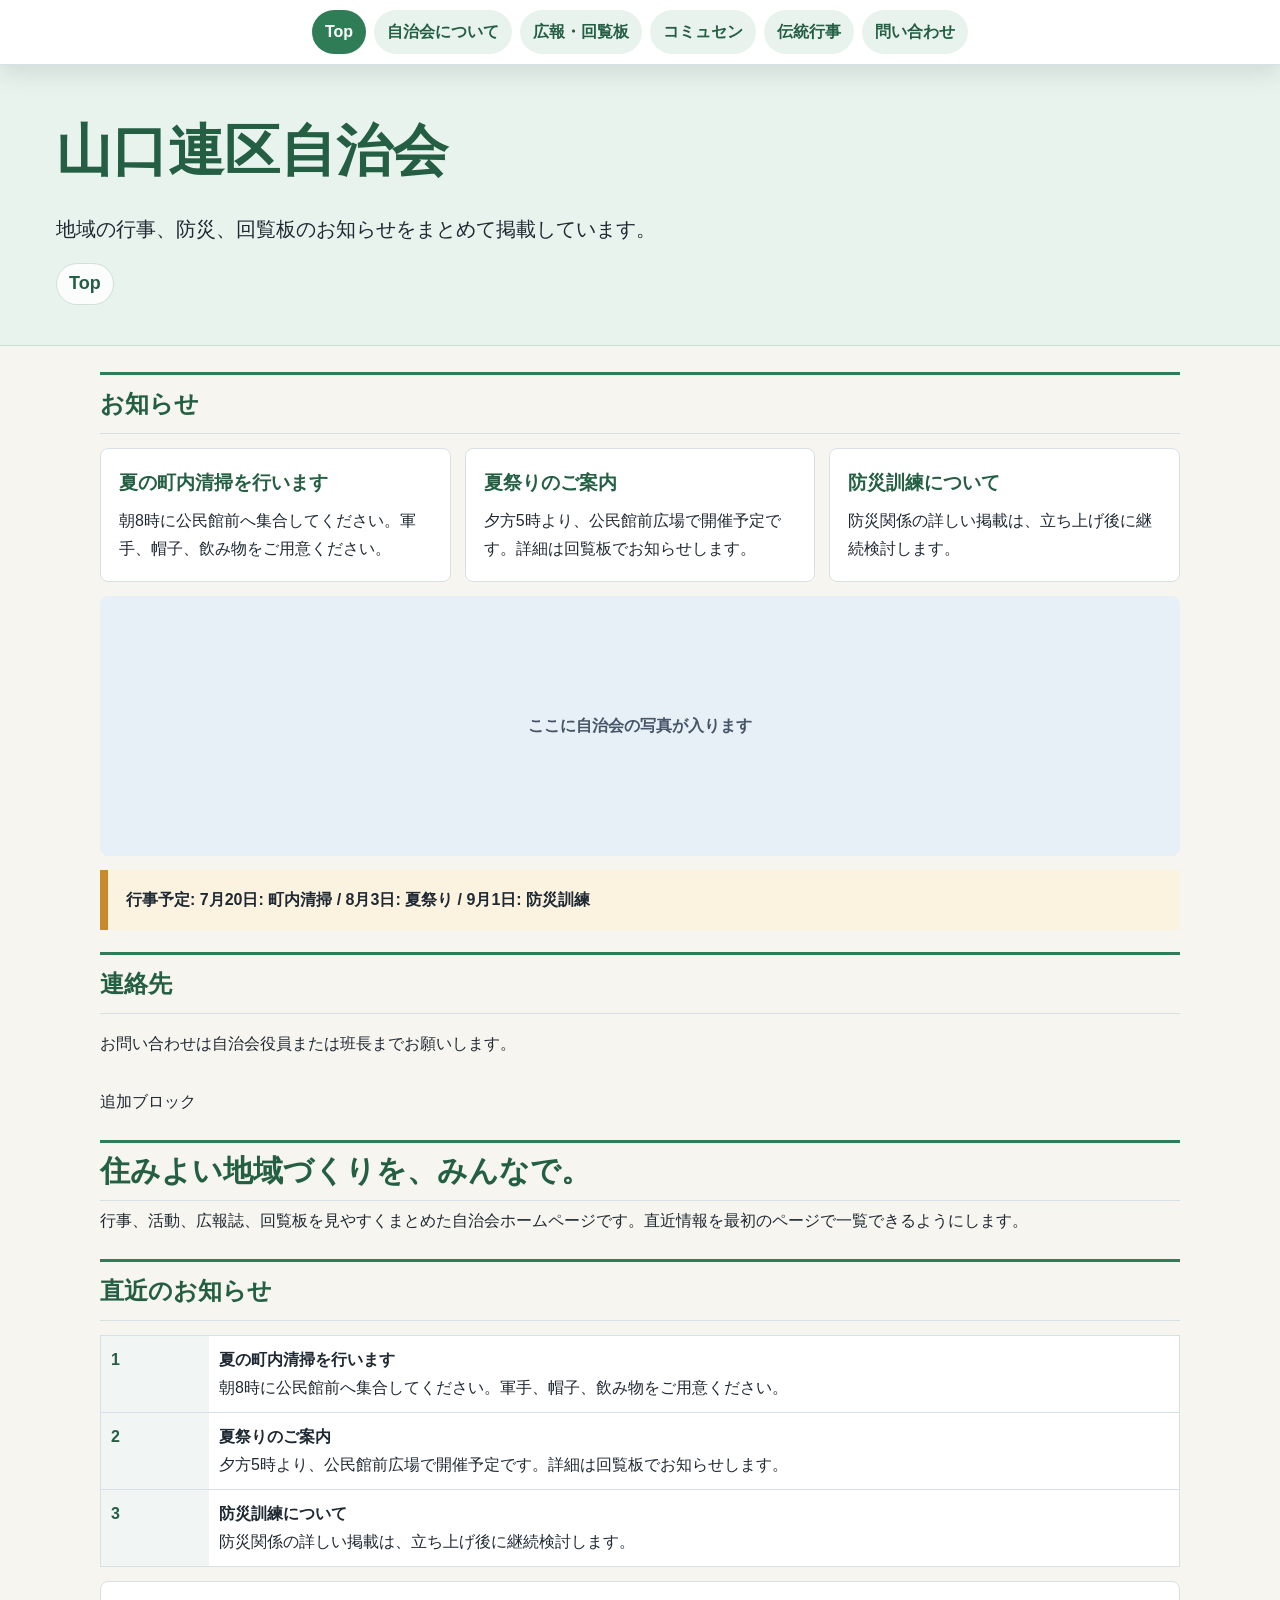
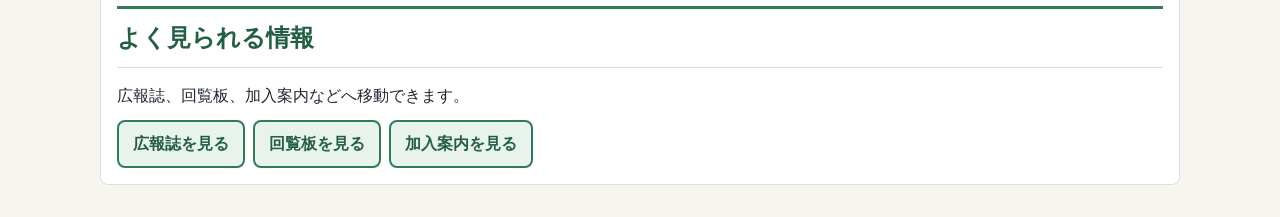
<file: sample/index.html>
<!doctype html>
<html lang="ja">
<head>
  <meta charset="utf-8">
  <meta name="viewport" content="width=device-width, initial-scale=1">
  <title>山口連区自治会 - Top</title>
  <link rel="stylesheet" href="styles.css">
</head>
<body class="t-news-first nav-top heading-line has-header-photo" style="--preview-photo: url('https://images.unsplash.com/photo-1494526585095-c41746248156?auto=format&amp;fit=crop&amp;w=1400&amp;q=80'); --header-photo: url('https://images.unsplash.com/photo-1494526585095-c41746248156?auto=format&fit=crop&w=1400&q=80'); --header-photo-position: center bottom;">

        <nav class="site-nav site-nav-top"><a class="active" href="index.html">Top</a><a class="" href="page-2.html">自治会について</a><a class="" href="page-3.html">広報・回覧板</a><a class="" href="page-4.html">コミュセン</a><a class="" href="page-5.html">伝統行事</a><a class="" href="page-6.html">問い合わせ</a></nav>
        <header>
          <h1>山口連区自治会</h1>
          <p class="lead">地域の行事、防災、回覧板のお知らせをまとめて掲載しています。</p>
          <span class="page-title-label">Top</span>
        </header>
        <main>
          <section class=""><h2>お知らせ</h2><div class="cards">
        <article class="preview-card">
          <h3>夏の町内清掃を行います</h3>
          <p>朝8時に公民館前へ集合してください。軍手、帽子、飲み物をご用意ください。</p>
        </article>
      
        <article class="preview-card">
          <h3>夏祭りのご案内</h3>
          <p>夕方5時より、公民館前広場で開催予定です。詳細は回覧板でお知らせします。</p>
        </article>
      
        <article class="preview-card">
          <h3>防災訓練について</h3>
          <p>防災関係の詳しい掲載は、立ち上げ後に継続検討します。</p>
        </article>
      </div></section><div class="hero-photo">ここに自治会の写真が入ります</div><section class="band">行事予定: 7月20日: 町内清掃 / 8月3日: 夏祭り / 9月1日: 防災訓練</section><section><h2>連絡先</h2><p>お問い合わせは自治会役員または班長までお願いします。</p></section>
          
        <div class="extra-divider">追加ブロック</div>
        <section class="text-block"><h2>住みよい地域づくりを、みんなで。</h2><p>行事、活動、広報誌、回覧板を見やすくまとめた自治会ホームページです。直近情報を最初のページで一覧できるようにします。</p></section>
        <section>
          <h2>直近のお知らせ</h2>
          <table class="notice-table">
            
              <tr>
                <th>1</th>
                <td><strong>夏の町内清掃を行います</strong><br>朝8時に公民館前へ集合してください。軍手、帽子、飲み物をご用意ください。</td>
              </tr>
            
              <tr>
                <th>2</th>
                <td><strong>夏祭りのご案内</strong><br>夕方5時より、公民館前広場で開催予定です。詳細は回覧板でお知らせします。</td>
              </tr>
            
              <tr>
                <th>3</th>
                <td><strong>防災訓練について</strong><br>防災関係の詳しい掲載は、立ち上げ後に継続検討します。</td>
              </tr>
            
          </table>
        </section>
      <section class="feature-text"><h2>よく見られる情報</h2><p>広報誌、回覧板、加入案内などへ移動できます。</p><div class="link-buttons ">
        <a class="archive-link" href="page-3.html" target="_blank" rel="noopener">広報誌を見る</a><a class="archive-link" href="page-3.html#circular" target="_blank" rel="noopener">回覧板を見る</a><a class="archive-link" href="page-2.html#join" target="_blank" rel="noopener">加入案内を見る</a>
      </div></section>
      
        </main>
      
</body>
</html>
</file>
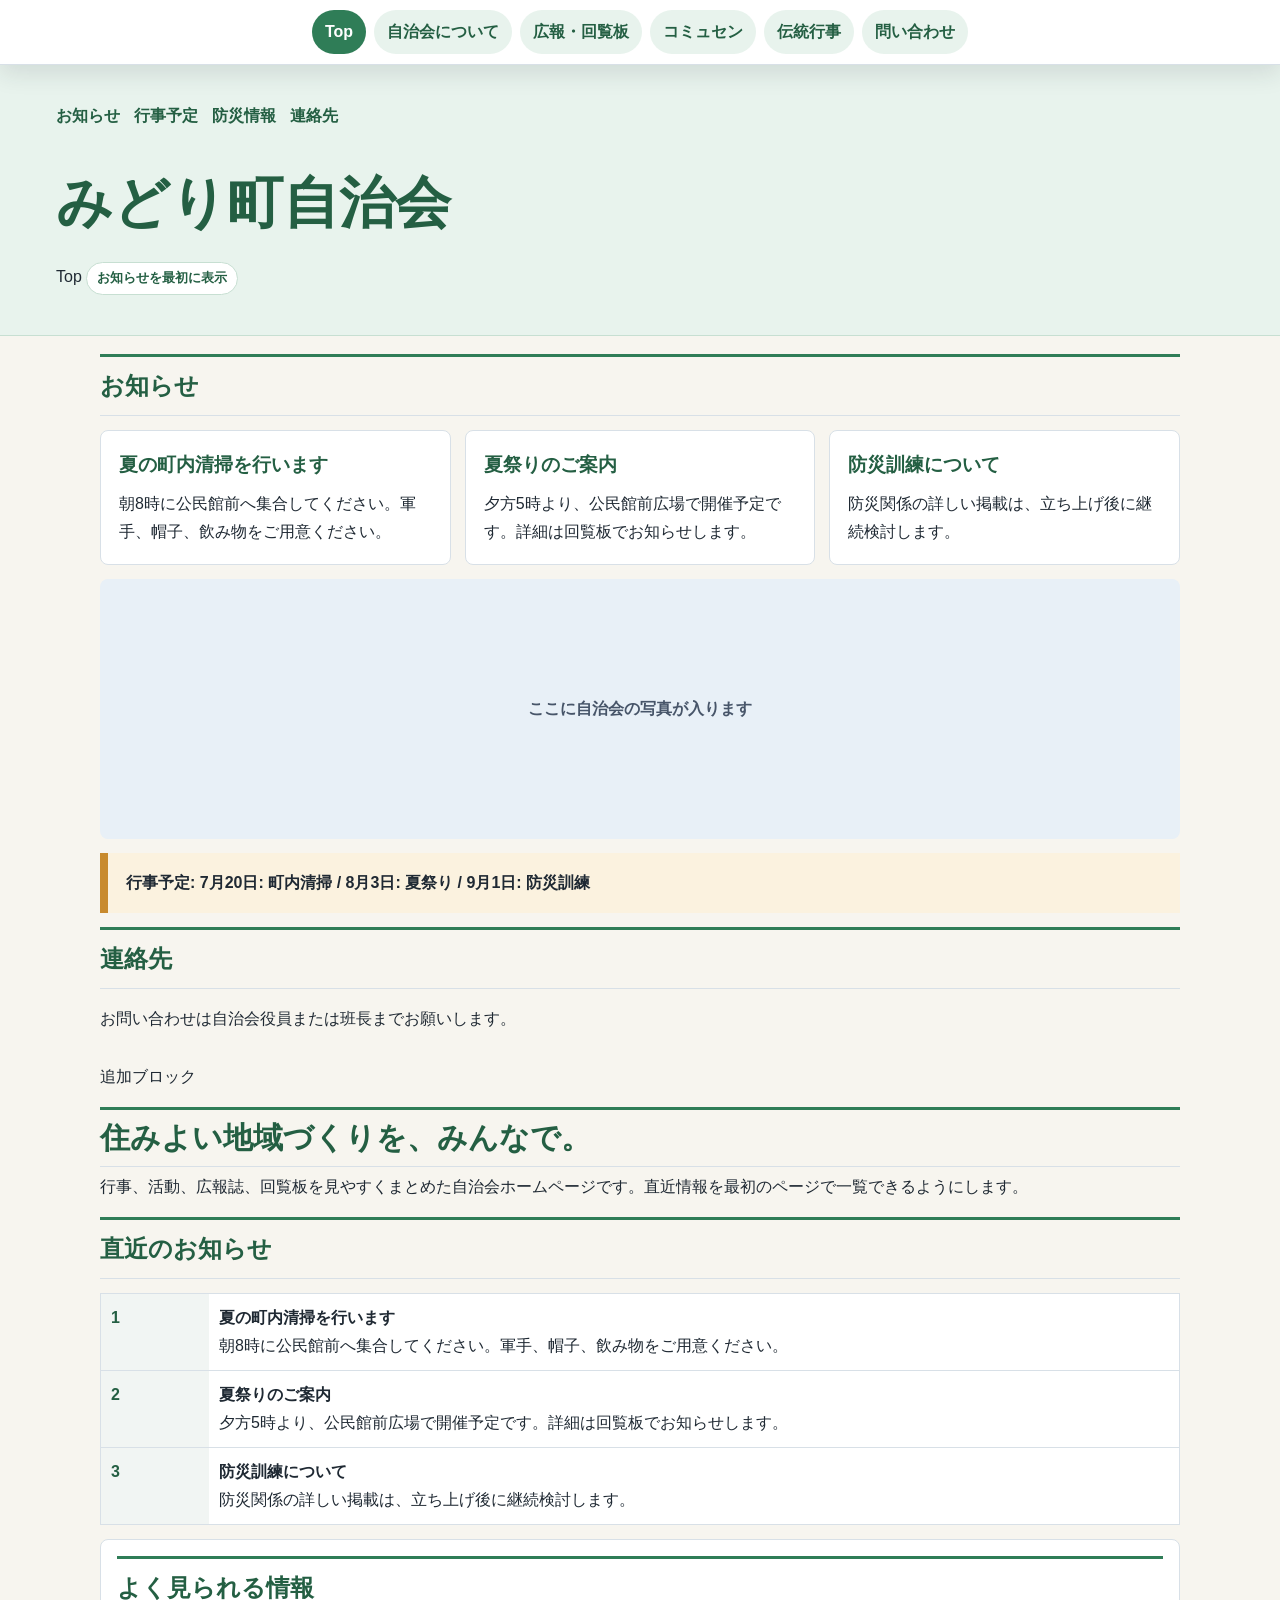
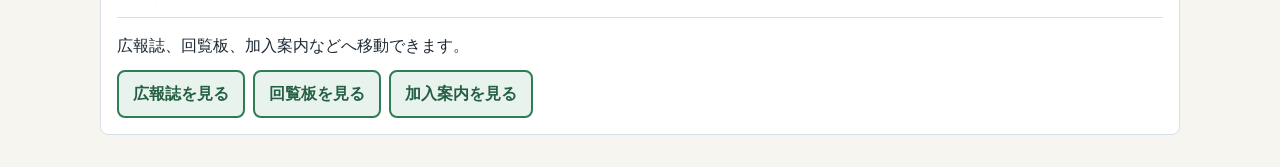
<file: test-homepage/index.html>
<!doctype html>
<html lang="ja">
<head>
  <meta charset="utf-8">
  <meta name="viewport" content="width=device-width, initial-scale=1">
  <title>みどり町自治会 - Top</title>
  <link rel="stylesheet" href="styles.css">
</head>
<body class="t-news-first nav-top heading-line" style="--preview-photo: url('https://images.unsplash.com/photo-1494526585095-c41746248156?auto=format&amp;fit=crop&amp;w=1400&amp;q=80');">

        <nav class="site-nav site-nav-top"><a class="active" href="index.html">Top</a><a class="" href="page-2.html">自治会について</a><a class="" href="page-3.html">広報・回覧板</a><a class="" href="page-4.html">コミュセン</a><a class="" href="page-5.html">伝統行事</a><a class="" href="page-6.html">問い合わせ</a></nav>
        <header>
          <nav>
            <span>お知らせ</span>
            <span>行事予定</span>
            <span>防災情報</span>
            <span>連絡先</span>
          </nav>
          <h1>みどり町自治会</h1>
          <span class="page-title-label">Top</span>
          <span class="template-note">お知らせを最初に表示</span>
        </header>
        <main>
          <section class=""><h2>お知らせ</h2><div class="cards">
        <article class="preview-card">
          <h3>夏の町内清掃を行います</h3>
          <p>朝8時に公民館前へ集合してください。軍手、帽子、飲み物をご用意ください。</p>
        </article>
      
        <article class="preview-card">
          <h3>夏祭りのご案内</h3>
          <p>夕方5時より、公民館前広場で開催予定です。詳細は回覧板でお知らせします。</p>
        </article>
      
        <article class="preview-card">
          <h3>防災訓練について</h3>
          <p>防災関係の詳しい掲載は、立ち上げ後に継続検討します。</p>
        </article>
      </div></section><div class="hero-photo">ここに自治会の写真が入ります</div><section class="band">行事予定: 7月20日: 町内清掃 / 8月3日: 夏祭り / 9月1日: 防災訓練</section><section><h2>連絡先</h2><p>お問い合わせは自治会役員または班長までお願いします。</p></section>
          
        <div class="extra-divider">追加ブロック</div>
        <section class="text-block"><h2>住みよい地域づくりを、みんなで。</h2><p>行事、活動、広報誌、回覧板を見やすくまとめた自治会ホームページです。直近情報を最初のページで一覧できるようにします。</p></section>
        <section>
          <h2>直近のお知らせ</h2>
          <table class="notice-table">
            
              <tr>
                <th>1</th>
                <td><strong>夏の町内清掃を行います</strong><br>朝8時に公民館前へ集合してください。軍手、帽子、飲み物をご用意ください。</td>
              </tr>
            
              <tr>
                <th>2</th>
                <td><strong>夏祭りのご案内</strong><br>夕方5時より、公民館前広場で開催予定です。詳細は回覧板でお知らせします。</td>
              </tr>
            
              <tr>
                <th>3</th>
                <td><strong>防災訓練について</strong><br>防災関係の詳しい掲載は、立ち上げ後に継続検討します。</td>
              </tr>
            
          </table>
        </section>
      <section class="feature-text"><h2>よく見られる情報</h2><p>広報誌、回覧板、加入案内などへ移動できます。</p><div class="link-buttons ">
        <a class="archive-link" href="page-3.html" target="_blank" rel="noopener">広報誌を見る</a><a class="archive-link" href="page-3.html#circular" target="_blank" rel="noopener">回覧板を見る</a><a class="archive-link" href="page-2.html#join" target="_blank" rel="noopener">加入案内を見る</a>
      </div></section>
      
        </main>
      
</body>
</html>
</file>
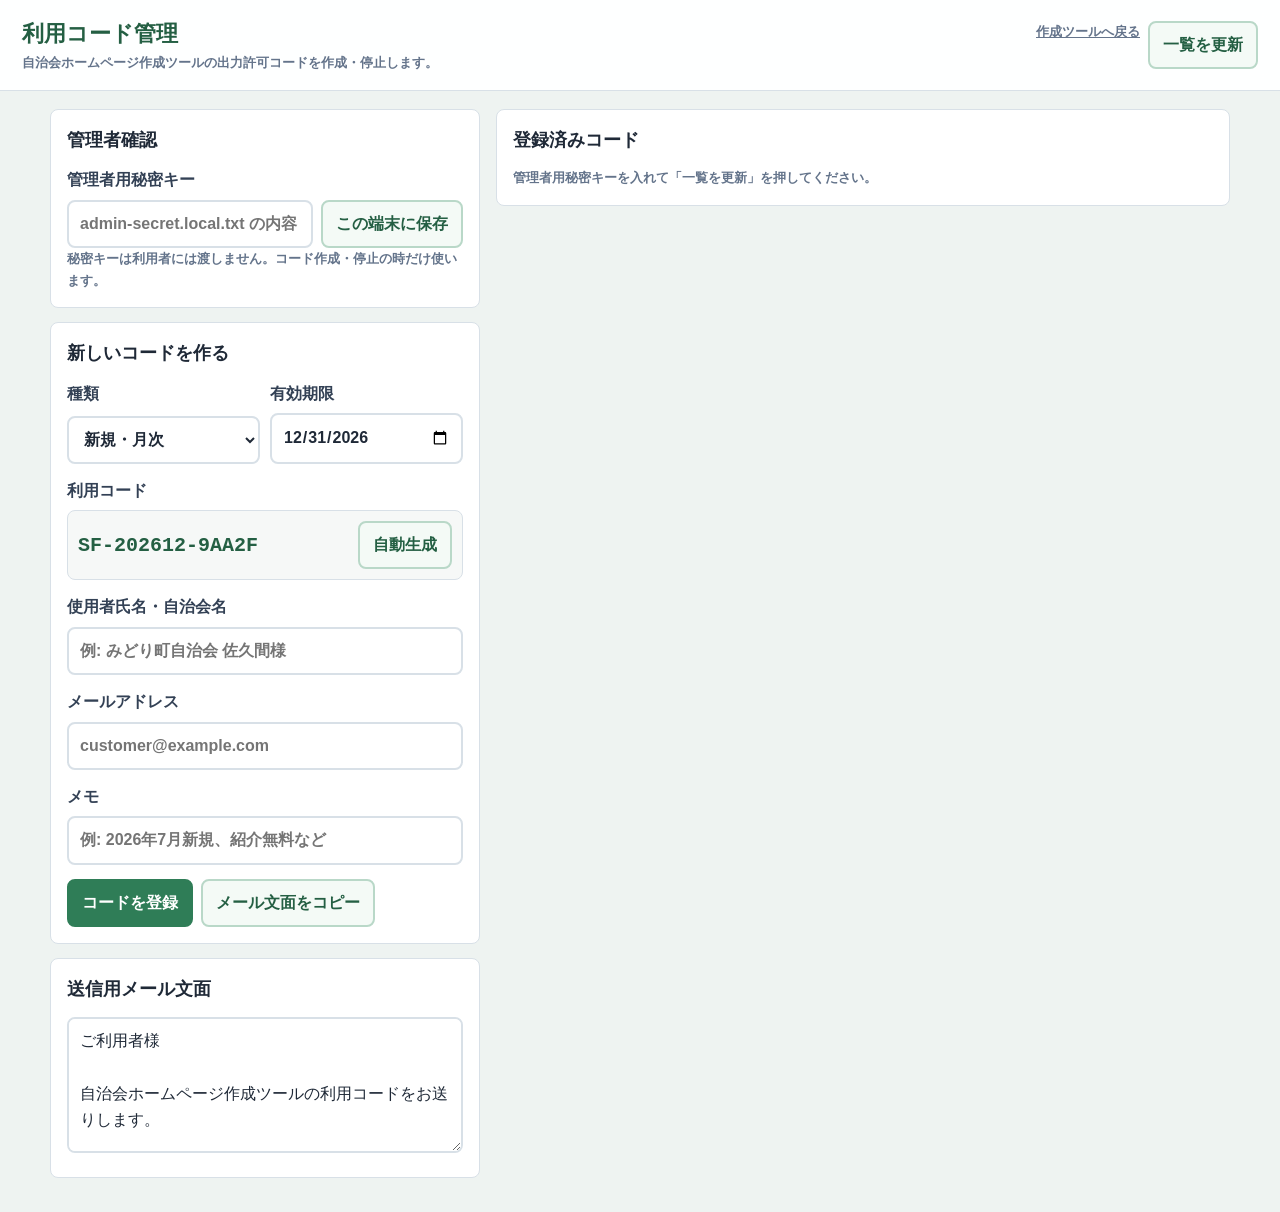
<file: admin.html>
<!doctype html>
<html lang="ja">
<head>
  <meta charset="utf-8">
  <meta name="viewport" content="width=device-width, initial-scale=1">
  <title>利用コード管理 | 自治会ホームページ作成ツール</title>
  <style>
    :root {
      --ink: #1f2937;
      --muted: #64748b;
      --line: #d8e0e7;
      --soft: #f6f8f7;
      --green: #2f7d57;
      --green-dark: #245f43;
      --red: #b42318;
      --blue: #2563eb;
      --white: #fff;
    }

    * {
      box-sizing: border-box;
    }

    body {
      margin: 0;
      background: #eef3f1;
      color: var(--ink);
      font-family: -apple-system, BlinkMacSystemFont, "Hiragino Sans", "Yu Gothic", Meiryo, sans-serif;
      line-height: 1.65;
    }

    header {
      position: sticky;
      top: 0;
      z-index: 5;
      display: flex;
      justify-content: space-between;
      gap: 12px;
      align-items: center;
      padding: 16px 22px;
      background: rgba(255, 255, 255, 0.94);
      border-bottom: 1px solid var(--line);
      backdrop-filter: blur(8px);
    }

    h1,
    h2,
    h3,
    p {
      margin: 0;
    }

    h1 {
      font-size: 22px;
      color: var(--green-dark);
    }

    h2 {
      font-size: 18px;
      margin-bottom: 12px;
    }

    h3 {
      font-size: 15px;
    }

    main {
      width: min(1180px, calc(100% - 28px));
      margin: 18px auto 34px;
      display: grid;
      grid-template-columns: minmax(320px, 430px) 1fr;
      gap: 16px;
      align-items: start;
    }

    section,
    .panel {
      background: var(--white);
      border: 1px solid var(--line);
      border-radius: 8px;
      padding: 16px;
    }

    .stack {
      display: grid;
      gap: 14px;
    }

    label {
      display: grid;
      gap: 6px;
      font-weight: 800;
      color: #334155;
    }

    input,
    select,
    textarea,
    button {
      font: inherit;
    }

    input,
    select,
    textarea {
      width: 100%;
      min-height: 44px;
      border: 2px solid var(--line);
      border-radius: 8px;
      padding: 9px 11px;
      background: #fff;
      color: var(--ink);
    }

    textarea {
      min-height: 136px;
      resize: vertical;
    }

    button {
      min-height: 44px;
      border: 2px solid var(--green);
      border-radius: 8px;
      padding: 9px 13px;
      background: var(--green);
      color: #fff;
      font-weight: 900;
      cursor: pointer;
    }

    button.secondary {
      color: var(--green-dark);
      background: #f4faf6;
      border-color: #b9d8c8;
    }

    button.danger {
      background: var(--red);
      border-color: var(--red);
    }

    button.blue {
      background: var(--blue);
      border-color: var(--blue);
    }

    button:disabled {
      opacity: 0.55;
      cursor: not-allowed;
    }

    .row {
      display: grid;
      grid-template-columns: 1fr 1fr;
      gap: 10px;
    }

    .actions {
      display: flex;
      flex-wrap: wrap;
      gap: 8px;
    }

    .notice {
      padding: 10px 12px;
      border: 1px solid #bfd8c8;
      border-radius: 8px;
      color: var(--green-dark);
      background: #f4faf6;
      font-weight: 800;
    }

    .notice.error {
      border-color: #f0b8b2;
      color: var(--red);
      background: #fff5f5;
    }

    .tiny {
      color: var(--muted);
      font-size: 13px;
      font-weight: 600;
    }

    .code-box {
      display: grid;
      grid-template-columns: 1fr auto;
      gap: 8px;
      align-items: center;
      padding: 10px;
      background: var(--soft);
      border: 1px solid var(--line);
      border-radius: 8px;
    }

    .code-value {
      font-family: ui-monospace, SFMono-Regular, Menlo, Consolas, monospace;
      font-size: 20px;
      font-weight: 900;
      overflow-wrap: anywhere;
      color: var(--green-dark);
    }

    .code-list {
      display: grid;
      gap: 10px;
      max-height: calc(100vh - 178px);
      overflow: auto;
      padding-right: 4px;
    }

    .code-card {
      border: 1px solid var(--line);
      border-radius: 8px;
      padding: 12px;
      display: grid;
      gap: 8px;
      background: #fff;
    }

    .code-card.disabled {
      opacity: 0.68;
      background: #f8fafc;
    }

    .card-head {
      display: grid;
      grid-template-columns: 1fr auto;
      gap: 8px;
      align-items: start;
    }

    .pill {
      display: inline-flex;
      align-items: center;
      justify-content: center;
      min-height: 26px;
      padding: 3px 9px;
      border-radius: 999px;
      background: #e8f3ed;
      color: var(--green-dark);
      font-size: 12px;
      font-weight: 900;
      white-space: nowrap;
    }

    .pill.off {
      color: #475569;
      background: #e2e8f0;
    }

    .pill.expired {
      color: var(--red);
      background: #fff0ee;
    }

    .meta {
      display: flex;
      flex-wrap: wrap;
      gap: 6px 12px;
      color: var(--muted);
      font-size: 13px;
      font-weight: 700;
    }

    .secret-line {
      display: grid;
      grid-template-columns: 1fr auto;
      gap: 8px;
      align-items: end;
    }

    @media (max-width: 860px) {
      header,
      main {
        width: 100%;
      }

      header {
        position: static;
        align-items: flex-start;
        flex-direction: column;
      }

      main {
        grid-template-columns: 1fr;
        padding: 0 12px 20px;
      }

      .row,
      .secret-line,
      .code-box {
        grid-template-columns: 1fr;
      }
    }
  </style>
</head>
<body>
  <header>
    <div>
      <h1>利用コード管理</h1>
      <p class="tiny">自治会ホームページ作成ツールの出力許可コードを作成・停止します。</p>
    </div>
    <div class="actions">
      <a href="./" class="tiny">作成ツールへ戻る</a>
      <button class="secondary" type="button" data-refresh>一覧を更新</button>
    </div>
  </header>

  <main>
    <div class="stack">
      <section>
        <h2>管理者確認</h2>
        <div class="secret-line">
          <label>
            管理者用秘密キー
            <input type="password" data-admin-secret autocomplete="current-password" placeholder="admin-secret.local.txt の内容">
          </label>
          <button class="secondary" type="button" data-save-secret>この端末に保存</button>
        </div>
        <p class="tiny">秘密キーは利用者には渡しません。コード作成・停止の時だけ使います。</p>
      </section>

      <section>
        <h2>新しいコードを作る</h2>
        <div class="stack">
          <div class="row">
            <label>
              種類
              <select data-code-type>
                <option value="monthly">新規・月次</option>
                <option value="yearly">既存・年次</option>
                <option value="free">無料許可</option>
              </select>
            </label>
            <label>
              有効期限
              <input type="date" data-expires-date>
            </label>
          </div>

          <label>
            利用コード
            <div class="code-box">
              <span class="code-value" data-code-preview>SF-XXXXXX</span>
              <button class="secondary" type="button" data-generate-code>自動生成</button>
            </div>
          </label>

          <label>
            使用者氏名・自治会名
            <input data-customer-name placeholder="例: みどり町自治会 佐久間様">
          </label>

          <label>
            メールアドレス
            <input type="email" data-email placeholder="customer@example.com">
          </label>

          <label>
            メモ
            <input data-note placeholder="例: 2026年7月新規、紹介無料など">
          </label>

          <div class="actions">
            <button type="button" data-register-code>コードを登録</button>
            <button class="secondary" type="button" data-copy-mail>メール文面をコピー</button>
          </div>
          <p data-status class="notice" hidden></p>
        </div>
      </section>

      <section>
        <h2>送信用メール文面</h2>
        <textarea data-mail-body readonly></textarea>
      </section>
    </div>

    <section>
      <h2>登録済みコード</h2>
      <div class="code-list" data-code-list>
        <p class="tiny">管理者用秘密キーを入れて「一覧を更新」を押してください。</p>
      </div>
    </section>
  </main>

  <script>
    const API_BASE = "https://sakuma-farm-homepage-auth.sakuma-farm-jichikai.workers.dev";
    const APP_URL = "https://daisuken0211-dotcom.github.io/jichikai-site-maker/";
    const storageKey = "sakumaFarmAdminSecret";

    const elements = {
      secret: document.querySelector("[data-admin-secret]"),
      saveSecret: document.querySelector("[data-save-secret]"),
      type: document.querySelector("[data-code-type]"),
      expiresDate: document.querySelector("[data-expires-date]"),
      codePreview: document.querySelector("[data-code-preview]"),
      generateCode: document.querySelector("[data-generate-code]"),
      customerName: document.querySelector("[data-customer-name]"),
      email: document.querySelector("[data-email]"),
      note: document.querySelector("[data-note]"),
      registerCode: document.querySelector("[data-register-code]"),
      copyMail: document.querySelector("[data-copy-mail]"),
      mailBody: document.querySelector("[data-mail-body]"),
      status: document.querySelector("[data-status]"),
      refresh: document.querySelector("[data-refresh]"),
      codeList: document.querySelector("[data-code-list]")
    };

    function pad(value) {
      return String(value).padStart(2, "0");
    }

    function formatDateInput(date) {
      return `${date.getFullYear()}-${pad(date.getMonth() + 1)}-${pad(date.getDate())}`;
    }

    function endOfMonth(date = new Date()) {
      return new Date(date.getFullYear(), date.getMonth() + 1, 0);
    }

    function oneYearLater(date = new Date()) {
      return new Date(date.getFullYear() + 1, date.getMonth(), date.getDate());
    }

    function setStatus(message, isError = false) {
      elements.status.hidden = false;
      elements.status.textContent = message;
      elements.status.classList.toggle("error", isError);
    }

    function randomPart(length = 6) {
      const alphabet = "ABCDEFGHJKLMNPQRSTUVWXYZ23456789";
      const bytes = new Uint8Array(length);
      crypto.getRandomValues(bytes);
      return Array.from(bytes, (byte) => alphabet[byte % alphabet.length]).join("");
    }

    function codePrefix() {
      const now = new Date();
      if (elements.type.value === "yearly") return `SF-Y${now.getFullYear()}`;
      if (elements.type.value === "free") return "SF-FREE";
      return `SF-${now.getFullYear()}${pad(now.getMonth() + 1)}`;
    }

    function generateCode() {
      elements.codePreview.textContent = `${codePrefix()}-${randomPart(5)}`;
      updateMailBody();
    }

    function setDefaultExpiry() {
      const now = new Date();
      if (elements.type.value === "yearly") {
        elements.expiresDate.value = formatDateInput(oneYearLater(now));
      } else if (elements.type.value === "free") {
        elements.expiresDate.value = "";
      } else {
        elements.expiresDate.value = formatDateInput(endOfMonth(now));
      }
      generateCode();
    }

    function expiryIso() {
      if (!elements.expiresDate.value) return "";
      return `${elements.expiresDate.value}T23:59:59+09:00`;
    }

    function codeTypeLabel(type = elements.type.value) {
      if (type === "yearly") return "年次";
      if (type === "free") return "無料";
      return "月次";
    }

    function buildPayload() {
      return {
        code: elements.codePreview.textContent.trim(),
        type: elements.type.value,
        customerName: elements.customerName.value.trim(),
        email: elements.email.value.trim(),
        note: elements.note.value.trim(),
        expiresAt: expiryIso(),
        enabled: true
      };
    }

    function updateMailBody() {
      const payload = buildPayload();
      const name = payload.customerName || "ご利用者様";
      const expires = payload.expiresAt ? `${elements.expiresDate.value} まで` : "期限なし";
      elements.mailBody.value = `${name}\n\n自治会ホームページ作成ツールの利用コードをお送りします。\n\n利用コード: ${payload.code}\n有効期限: ${expires}\n\n作成ツールはこちらです。\n${APP_URL}\n\n出力・保存を押したときに、この利用コードを入力してください。\n一度入力した端末では、期限まで再入力は不要です。\n\nSakuma Farm`;
    }

    function secretValue() {
      return elements.secret.value.trim();
    }

    function adminErrorMessage(reason) {
      const messages = {
        unauthorized: "管理者用秘密キーが違うか、入力されていません。admin-secret.local.txt の内容を入れてください。",
        empty_code: "利用コードが空欄です。自動生成を押してください。",
        invalid_code: "利用コードが見つかりません。",
        method_not_allowed: "通信方法が正しくありません。",
        not_found: "管理APIのURLが見つかりません。"
      };
      return messages[reason] || reason || "処理に失敗しました。";
    }

    async function postAdmin(path, body = {}) {
      if (!secretValue()) throw new Error("管理者用秘密キーを入力してください。");
      const response = await fetch(`${API_BASE}${path}`, {
        method: "POST",
        headers: {
          "Content-Type": "application/json",
          "X-Admin-Secret": secretValue()
        },
        body: JSON.stringify(body)
      });
      const data = await response.json().catch(() => ({}));
      if (!response.ok || data.ok === false) {
        throw new Error(adminErrorMessage(data.reason));
      }
      return data;
    }

    function escapeHtml(value) {
      return String(value || "").replace(/[&<>"']/g, (char) => ({
        "&": "&amp;",
        "<": "&lt;",
        ">": "&gt;",
        "\"": "&quot;",
        "'": "&#39;"
      }[char]));
    }

    function renderCodes(codes) {
      if (!codes.length) {
        elements.codeList.innerHTML = '<p class="tiny">登録済みコードはまだありません。</p>';
        return;
      }

      elements.codeList.innerHTML = codes.map((item) => {
        const status = item.expired ? "期限切れ" : item.enabled ? "有効" : "停止";
        const pillClass = item.expired ? "expired" : item.enabled ? "" : "off";
        const disabledClass = item.enabled ? "" : " disabled";
        const expires = item.expiresAt ? item.expiresAt.replace("T", " ").replace("+09:00", "") : "期限なし";
        return `
          <article class="code-card${disabledClass}">
            <div class="card-head">
              <div>
                <div class="code-value">${escapeHtml(item.code)}</div>
                <div class="meta">
                  <span>${escapeHtml(codeTypeLabel(item.type))}</span>
                  <span>${escapeHtml(item.customerName || "名前未設定")}</span>
                  <span>${escapeHtml(item.email || "メール未設定")}</span>
                </div>
              </div>
              <span class="pill ${pillClass}">${status}</span>
            </div>
            <div class="meta">
              <span>期限: ${escapeHtml(expires)}</span>
              <span>${escapeHtml(item.note || "")}</span>
            </div>
            <div class="actions">
              <button class="secondary" type="button" data-load-code="${escapeHtml(item.code)}">メール文面を作る</button>
              <button class="danger" type="button" data-disable-code="${escapeHtml(item.code)}" ${item.enabled ? "" : "disabled"}>停止</button>
            </div>
          </article>
        `;
      }).join("");
    }

    async function refreshCodes() {
      elements.codeList.innerHTML = '<p class="tiny">読み込み中です。</p>';
      const data = await postAdmin("/admin/list-codes");
      renderCodes(data.codes || []);
      setStatus("登録済みコードを読み込みました。");
    }

    elements.saveSecret.addEventListener("click", () => {
      if (!secretValue()) {
        setStatus("管理者用秘密キーを入力してから保存してください。", true);
        return;
      }
      localStorage.setItem(storageKey, secretValue());
      setStatus("この端末に管理者用秘密キーを保存しました。");
    });

    elements.type.addEventListener("change", setDefaultExpiry);
    elements.expiresDate.addEventListener("input", updateMailBody);
    elements.customerName.addEventListener("input", updateMailBody);
    elements.email.addEventListener("input", updateMailBody);
    elements.note.addEventListener("input", updateMailBody);
    elements.generateCode.addEventListener("click", generateCode);

    elements.registerCode.addEventListener("click", async () => {
      try {
        const payload = buildPayload();
        if (!payload.code || payload.code === "SF-XXXXXX") generateCode();
        await postAdmin("/admin/upsert-code", buildPayload());
        setStatus("利用コードを登録しました。メール文面をコピーして利用者へ送れます。");
        await refreshCodes();
      } catch (error) {
        setStatus(error.message || "登録に失敗しました。", true);
      }
    });

    elements.copyMail.addEventListener("click", async () => {
      updateMailBody();
      await navigator.clipboard.writeText(elements.mailBody.value);
      setStatus("メール文面をコピーしました。");
    });

    elements.refresh.addEventListener("click", async () => {
      try {
        await refreshCodes();
      } catch (error) {
        setStatus(error.message || "一覧取得に失敗しました。", true);
      }
    });

    elements.codeList.addEventListener("click", async (event) => {
      const disableButton = event.target.closest("[data-disable-code]");
      const loadButton = event.target.closest("[data-load-code]");

      if (loadButton) {
        elements.codePreview.textContent = loadButton.dataset.loadCode;
        updateMailBody();
        setStatus("選択したコードのメール文面を作りました。");
      }

      if (disableButton) {
        if (!confirm(`${disableButton.dataset.disableCode} を停止しますか？`)) return;
        try {
          await postAdmin("/admin/disable-code", { code: disableButton.dataset.disableCode });
          setStatus("利用コードを停止しました。");
          await refreshCodes();
        } catch (error) {
          setStatus(error.message || "停止に失敗しました。", true);
        }
      }
    });

    elements.secret.value = localStorage.getItem(storageKey) || "";
    setDefaultExpiry();
    updateMailBody();
  </script>
</body>
</html>
</file>
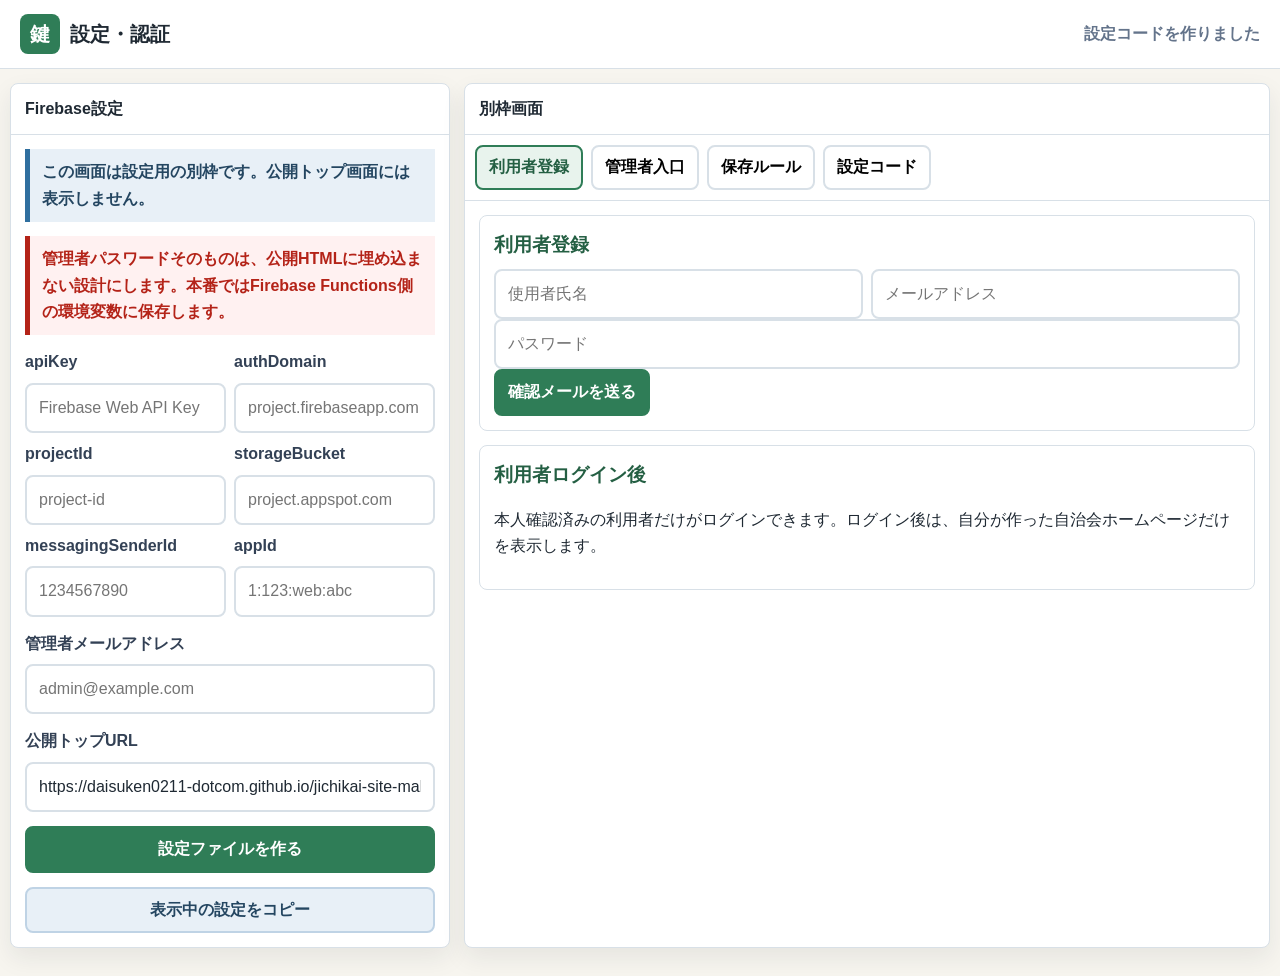
<file: settings.html>
<!doctype html>
<html lang="ja">
<head>
  <meta charset="utf-8">
  <meta name="viewport" content="width=device-width, initial-scale=1">
  <title>自治会ホームページ生成 設定・認証</title>
  <style>
    :root {
      --ink: #1f2933;
      --muted: #64748b;
      --line: #d8e0e7;
      --paper: #f7f5ef;
      --panel: #ffffff;
      --green: #2f7d57;
      --green-dark: #245f43;
      --blue: #2f6f9f;
      --red: #b42318;
      --soft-green: #e8f3ed;
      --soft-blue: #e8f0f7;
      --soft-red: #fff1f1;
      font-family: -apple-system, BlinkMacSystemFont, "Hiragino Sans", "Yu Gothic", "YuGothic", "Noto Sans JP", Meiryo, sans-serif;
    }

    * {
      box-sizing: border-box;
    }

    body {
      margin: 0;
      color: var(--ink);
      background: var(--paper);
      line-height: 1.65;
    }

    button,
    input,
    textarea {
      font: inherit;
    }

    .topbar {
      display: flex;
      align-items: center;
      justify-content: space-between;
      gap: 14px;
      padding: 14px 20px;
      background: #fff;
      border-bottom: 1px solid var(--line);
      position: sticky;
      top: 0;
      z-index: 2;
    }

    .brand {
      display: flex;
      align-items: center;
      gap: 10px;
      font-weight: 900;
      font-size: 20px;
    }

    .brand-mark {
      display: grid;
      place-items: center;
      width: 40px;
      height: 40px;
      border-radius: 8px;
      background: var(--green);
      color: #fff;
    }

    .status {
      color: var(--muted);
      font-weight: 800;
    }

    .workspace {
      display: grid;
      grid-template-columns: minmax(340px, 440px) minmax(0, 1fr);
      gap: 14px;
      width: min(1360px, calc(100% - 20px));
      margin: 14px auto 28px;
    }

    .panel {
      background: var(--panel);
      border: 1px solid var(--line);
      border-radius: 8px;
      box-shadow: 0 10px 24px rgba(31, 41, 51, .08);
      overflow: hidden;
    }

    .panel-head {
      display: flex;
      align-items: center;
      justify-content: space-between;
      gap: 10px;
      padding: 12px 14px;
      border-bottom: 1px solid var(--line);
      font-weight: 900;
    }

    .form,
    .content {
      padding: 14px;
      display: grid;
      gap: 14px;
    }

    .field {
      display: grid;
      gap: 7px;
    }

    label {
      color: #334155;
      font-weight: 900;
    }

    input,
    textarea {
      width: 100%;
      border: 2px solid var(--line);
      border-radius: 8px;
      padding: 10px 12px;
      background: #fff;
      color: var(--ink);
    }

    textarea {
      min-height: 96px;
      resize: vertical;
    }

    .grid-2 {
      display: grid;
      grid-template-columns: 1fr 1fr;
      gap: 8px;
    }

    .note {
      border-left: 5px solid var(--blue);
      background: var(--soft-blue);
      padding: 10px 12px;
      color: #244661;
      font-weight: 800;
    }

    .danger-note {
      border-left-color: var(--red);
      background: var(--soft-red);
      color: var(--red);
    }

    .btn {
      min-height: 44px;
      border: 2px solid var(--line);
      border-radius: 8px;
      background: #fff;
      color: #334155;
      font-weight: 900;
      padding: 8px 12px;
      cursor: pointer;
    }

    .btn.primary {
      border-color: var(--green);
      background: var(--green);
      color: #fff;
    }

    .btn.secondary {
      border-color: #bfd3e5;
      background: var(--soft-blue);
      color: #244661;
    }

    .tabs {
      display: flex;
      gap: 8px;
      flex-wrap: wrap;
      padding: 10px;
      border-bottom: 1px solid var(--line);
    }

    .tab {
      border: 2px solid var(--line);
      background: #fff;
      border-radius: 8px;
      padding: 7px 12px;
      font-weight: 900;
      cursor: pointer;
    }

    .tab.active {
      border-color: var(--green);
      background: var(--soft-green);
      color: var(--green-dark);
    }

    .screen {
      display: none;
    }

    .screen.active {
      display: grid;
      gap: 14px;
    }

    .card {
      border: 1px solid var(--line);
      border-radius: 8px;
      background: #fff;
      padding: 14px;
    }

    .card h3 {
      margin: 0 0 8px;
      color: var(--green-dark);
    }

    .user-row {
      display: grid;
      grid-template-columns: 1fr auto;
      gap: 8px;
      align-items: center;
      border: 1px solid var(--line);
      border-radius: 8px;
      padding: 10px;
      margin-top: 8px;
      background: #fbfcfd;
      font-weight: 800;
    }

    .code {
      margin: 0;
      max-height: 360px;
      overflow: auto;
      padding: 14px;
      border-radius: 8px;
      background: #111827;
      color: #e5e7eb;
      font-size: 13px;
      line-height: 1.55;
      white-space: pre-wrap;
      word-break: break-word;
    }

    @media (max-width: 920px) {
      .workspace,
      .grid-2 {
        grid-template-columns: 1fr;
      }
    }
  </style>
</head>
<body>
  <header class="topbar">
    <div class="brand"><span class="brand-mark">鍵</span>設定・認証</div>
    <div class="status" id="status">公開トップとは別画面です</div>
  </header>

  <main class="workspace">
    <section class="panel">
      <div class="panel-head">Firebase設定</div>
      <div class="form">
        <div class="note">この画面は設定用の別枠です。公開トップ画面には表示しません。</div>
        <div class="note danger-note">管理者パスワードそのものは、公開HTMLに埋め込まない設計にします。本番ではFirebase Functions側の環境変数に保存します。</div>

        <div class="grid-2">
          <div class="field">
            <label for="apiKey">apiKey</label>
            <input id="apiKey" placeholder="Firebase Web API Key">
          </div>
          <div class="field">
            <label for="authDomain">authDomain</label>
            <input id="authDomain" placeholder="project.firebaseapp.com">
          </div>
          <div class="field">
            <label for="projectId">projectId</label>
            <input id="projectId" placeholder="project-id">
          </div>
          <div class="field">
            <label for="storageBucket">storageBucket</label>
            <input id="storageBucket" placeholder="project.appspot.com">
          </div>
          <div class="field">
            <label for="messagingSenderId">messagingSenderId</label>
            <input id="messagingSenderId" placeholder="1234567890">
          </div>
          <div class="field">
            <label for="appId">appId</label>
            <input id="appId" placeholder="1:123:web:abc">
          </div>
        </div>

        <div class="field">
          <label for="adminEmail">管理者メールアドレス</label>
          <input id="adminEmail" placeholder="admin@example.com">
        </div>

        <div class="field">
          <label for="siteUrl">公開トップURL</label>
          <input id="siteUrl" value="https://daisuken0211-dotcom.github.io/jichikai-site-maker/">
        </div>

        <button class="btn primary" id="buildBtn" type="button">設定ファイルを作る</button>
        <button class="btn secondary" id="copyBtn" type="button">表示中の設定をコピー</button>
      </div>
    </section>

    <section class="panel">
      <div class="panel-head">別枠画面</div>
      <div class="tabs">
        <button class="tab active" data-tab="user" type="button">利用者登録</button>
        <button class="tab" data-tab="admin" type="button">管理者入口</button>
        <button class="tab" data-tab="rules" type="button">保存ルール</button>
        <button class="tab" data-tab="code" type="button">設定コード</button>
      </div>
      <div class="content">
        <section class="screen active" data-screen="user">
          <div class="card">
            <h3>利用者登録</h3>
            <div class="grid-2">
              <input placeholder="使用者氏名">
              <input placeholder="メールアドレス">
            </div>
            <input placeholder="パスワード">
            <button class="btn primary" type="button">確認メールを送る</button>
          </div>
          <div class="card">
            <h3>利用者ログイン後</h3>
            <p>本人確認済みの利用者だけがログインできます。ログイン後は、自分が作った自治会ホームページだけを表示します。</p>
          </div>
        </section>

        <section class="screen" data-screen="admin">
          <div class="card">
            <h3>管理者入口</h3>
            <input placeholder="管理者メールアドレス">
            <input type="password" placeholder="管理者専用パスワード">
            <button class="btn primary" type="button">管理画面に入る</button>
          </div>
          <div class="card">
            <h3>管理者だけが見える利用者一覧</h3>
            <div class="user-row"><span>田中 太郎<br>tanaka@example.com</span><button class="btn" type="button">強制削除</button></div>
            <div class="user-row"><span>佐藤 花子<br>sato@example.com</span><button class="btn" type="button">強制削除</button></div>
          </div>
        </section>

        <section class="screen" data-screen="rules">
          <div class="card">
            <h3>データの見え方</h3>
            <p>利用者は自分の作成データだけ読めます。他人のデータ、利用者一覧、管理者削除機能は見えません。</p>
          </div>
          <div class="card">
            <h3>管理者削除</h3>
            <p>管理者削除はフロント画面だけでは行わず、Firebase Functionsで管理者パスワードを確認してから実行します。</p>
          </div>
        </section>

        <section class="screen" data-screen="code">
          <pre class="code" id="codeOutput"></pre>
        </section>
      </div>
    </section>
  </main>

  <script>
    const els = {
      status: document.getElementById("status"),
      apiKey: document.getElementById("apiKey"),
      authDomain: document.getElementById("authDomain"),
      projectId: document.getElementById("projectId"),
      storageBucket: document.getElementById("storageBucket"),
      messagingSenderId: document.getElementById("messagingSenderId"),
      appId: document.getElementById("appId"),
      adminEmail: document.getElementById("adminEmail"),
      siteUrl: document.getElementById("siteUrl"),
      codeOutput: document.getElementById("codeOutput")
    };

    function config() {
      return {
        firebaseConfig: {
          apiKey: els.apiKey.value.trim() || "YOUR_API_KEY",
          authDomain: els.authDomain.value.trim() || "YOUR_PROJECT.firebaseapp.com",
          projectId: els.projectId.value.trim() || "YOUR_PROJECT_ID",
          storageBucket: els.storageBucket.value.trim() || "YOUR_PROJECT.appspot.com",
          messagingSenderId: els.messagingSenderId.value.trim() || "YOUR_SENDER_ID",
          appId: els.appId.value.trim() || "YOUR_APP_ID"
        },
        adminEmail: els.adminEmail.value.trim() || "admin@example.com",
        publicSiteUrl: els.siteUrl.value.trim()
      };
    }

    function renderCode() {
      els.codeOutput.textContent = JSON.stringify(config(), null, 2);
      els.status.textContent = "設定コードを作りました";
    }

    async function copyCode() {
      renderCode();
      try {
        await navigator.clipboard.writeText(els.codeOutput.textContent);
        els.status.textContent = "設定コードをコピーしました";
      } catch (error) {
        els.status.textContent = "コピーできない場合はコード欄を選択してください";
      }
    }

    document.querySelectorAll(".tab").forEach((tab) => {
      tab.addEventListener("click", () => {
        document.querySelectorAll(".tab").forEach((item) => item.classList.toggle("active", item === tab));
        document.querySelectorAll(".screen").forEach((screen) => {
          screen.classList.toggle("active", screen.dataset.screen === tab.dataset.tab);
        });
        if (tab.dataset.tab === "code") renderCode();
      });
    });

    document.getElementById("buildBtn").addEventListener("click", renderCode);
    document.getElementById("copyBtn").addEventListener("click", copyCode);
    document.querySelectorAll("input").forEach((input) => input.addEventListener("input", renderCode));
    renderCode();
  </script>
</body>
</html>
</file>
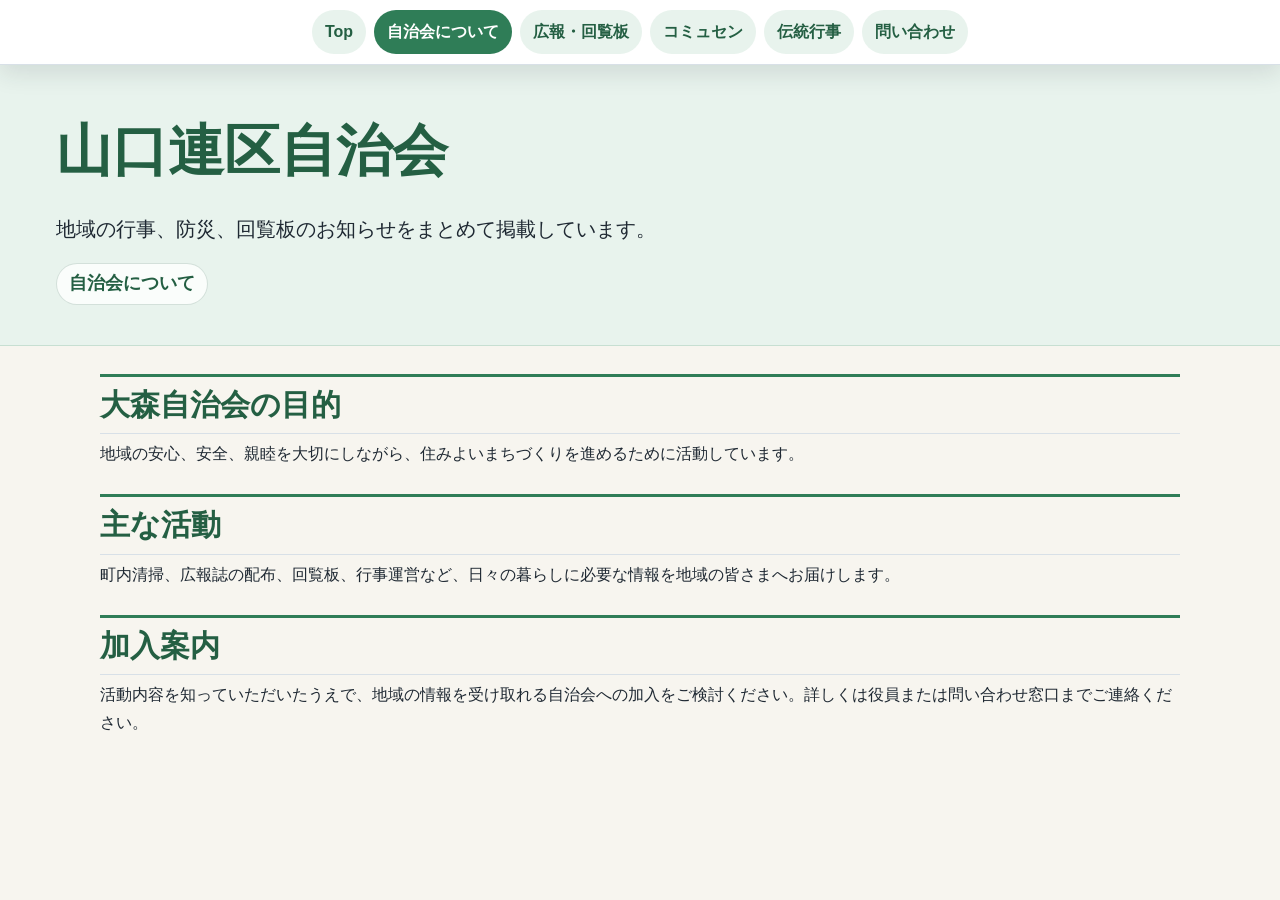
<file: sample/page-2.html>
<!doctype html>
<html lang="ja">
<head>
  <meta charset="utf-8">
  <meta name="viewport" content="width=device-width, initial-scale=1">
  <title>山口連区自治会 - 自治会について</title>
  <link rel="stylesheet" href="styles.css">
</head>
<body class="t-blank nav-top heading-line has-header-photo" style="--preview-photo: url('https://images.unsplash.com/photo-1494526585095-c41746248156?auto=format&amp;fit=crop&amp;w=1400&amp;q=80'); --header-photo: url('https://images.unsplash.com/photo-1494526585095-c41746248156?auto=format&fit=crop&w=1400&q=80'); --header-photo-position: center bottom;">

          <nav class="site-nav site-nav-top"><a class="" href="index.html">Top</a><a class="active" href="page-2.html">自治会について</a><a class="" href="page-3.html">広報・回覧板</a><a class="" href="page-4.html">コミュセン</a><a class="" href="page-5.html">伝統行事</a><a class="" href="page-6.html">問い合わせ</a></nav>
          <header>
            <h1>山口連区自治会</h1>
            <p class="lead">地域の行事、防災、回覧板のお知らせをまとめて掲載しています。</p>
            <span class="page-title-label">自治会について</span>
          </header>
          <main>
            <section class="text-block"><h2>大森自治会の目的</h2><p>地域の安心、安全、親睦を大切にしながら、住みよいまちづくりを進めるために活動しています。</p></section><section class="text-block"><h2>主な活動</h2><p>町内清掃、広報誌の配布、回覧板、行事運営など、日々の暮らしに必要な情報を地域の皆さまへお届けします。</p></section><section class="text-block"><h2>加入案内</h2><p>活動内容を知っていただいたうえで、地域の情報を受け取れる自治会への加入をご検討ください。詳しくは役員または問い合わせ窓口までご連絡ください。</p></section>
          </main>
        
</body>
</html>
</file>
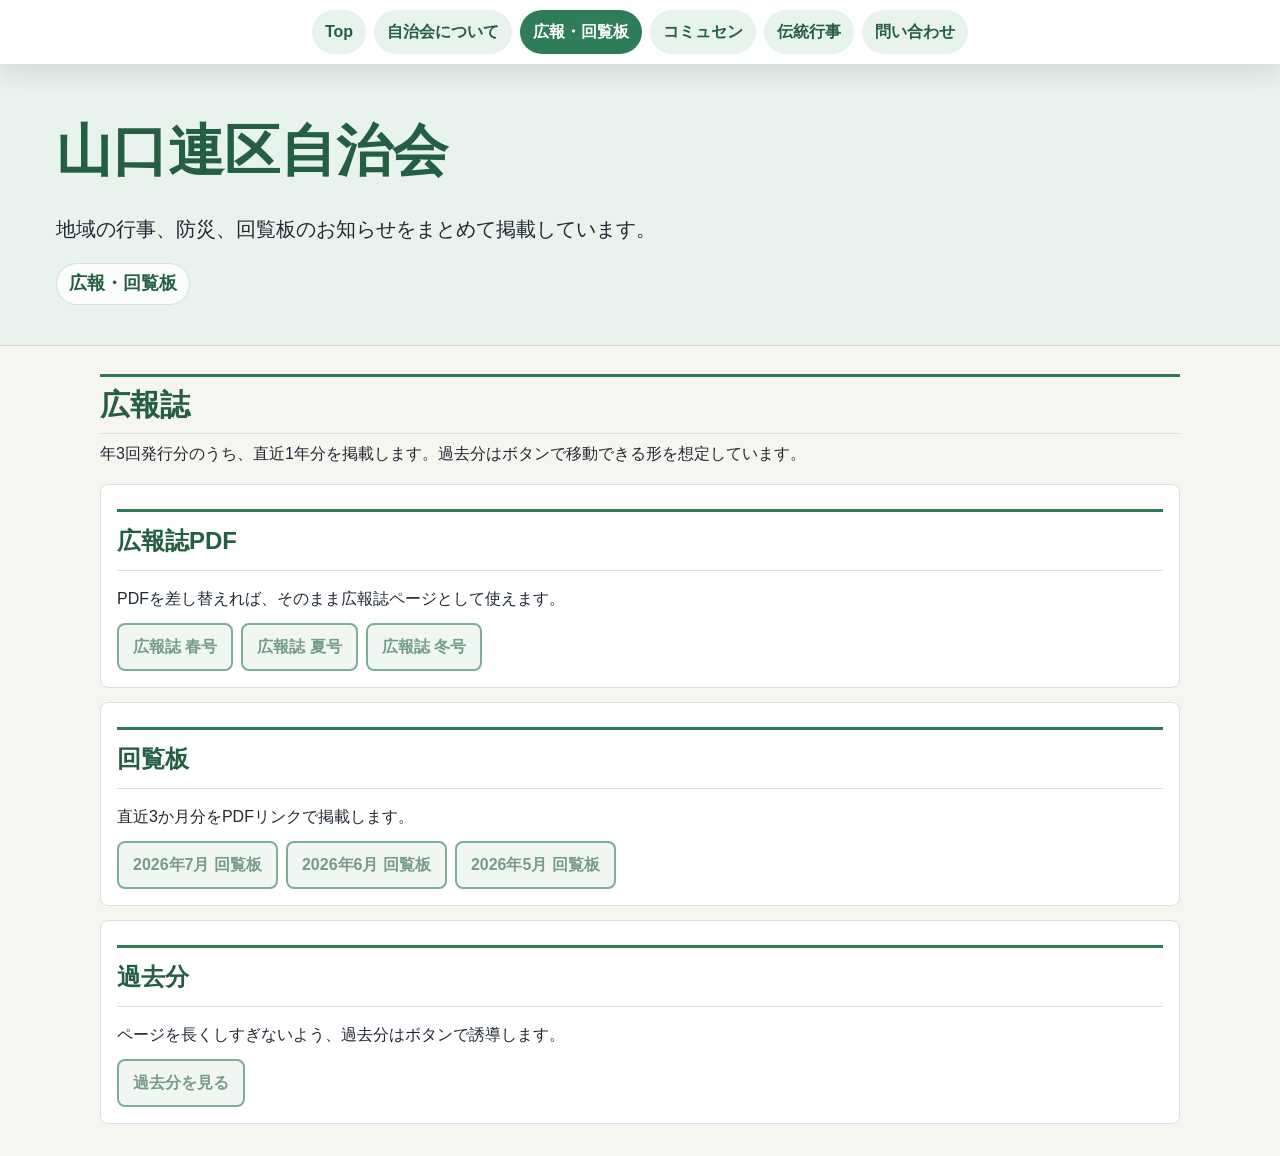
<file: sample/page-3.html>
<!doctype html>
<html lang="ja">
<head>
  <meta charset="utf-8">
  <meta name="viewport" content="width=device-width, initial-scale=1">
  <title>山口連区自治会 - 広報・回覧板</title>
  <link rel="stylesheet" href="styles.css">
</head>
<body class="t-blank nav-top heading-line has-header-photo" style="--preview-photo: url('https://images.unsplash.com/photo-1494526585095-c41746248156?auto=format&amp;fit=crop&amp;w=1400&amp;q=80'); --header-photo: url('https://images.unsplash.com/photo-1494526585095-c41746248156?auto=format&fit=crop&w=1400&q=80'); --header-photo-position: center bottom;">

          <nav class="site-nav site-nav-top"><a class="" href="index.html">Top</a><a class="" href="page-2.html">自治会について</a><a class="active" href="page-3.html">広報・回覧板</a><a class="" href="page-4.html">コミュセン</a><a class="" href="page-5.html">伝統行事</a><a class="" href="page-6.html">問い合わせ</a></nav>
          <header>
            <h1>山口連区自治会</h1>
            <p class="lead">地域の行事、防災、回覧板のお知らせをまとめて掲載しています。</p>
            <span class="page-title-label">広報・回覧板</span>
          </header>
          <main>
            <section class="text-block"><h2>広報誌</h2><p>年3回発行分のうち、直近1年分を掲載します。過去分はボタンで移動できる形を想定しています。</p></section><section class="feature-text"><h2>広報誌PDF</h2><p>PDFを差し替えれば、そのまま広報誌ページとして使えます。</p><div class="link-buttons ">
        <span class="archive-link placeholder-link">広報誌 春号</span><span class="archive-link placeholder-link">広報誌 夏号</span><span class="archive-link placeholder-link">広報誌 冬号</span>
      </div></section><section class="feature-text"><h2>回覧板</h2><p>直近3か月分をPDFリンクで掲載します。</p><div class="link-buttons ">
        <span class="archive-link placeholder-link">2026年7月 回覧板</span><span class="archive-link placeholder-link">2026年6月 回覧板</span><span class="archive-link placeholder-link">2026年5月 回覧板</span>
      </div></section><section class="feature-text"><h2>過去分</h2><p>ページを長くしすぎないよう、過去分はボタンで誘導します。</p><div class="link-buttons ">
        <span class="archive-link placeholder-link">過去分を見る</span>
      </div></section>
          </main>
        
</body>
</html>
</file>
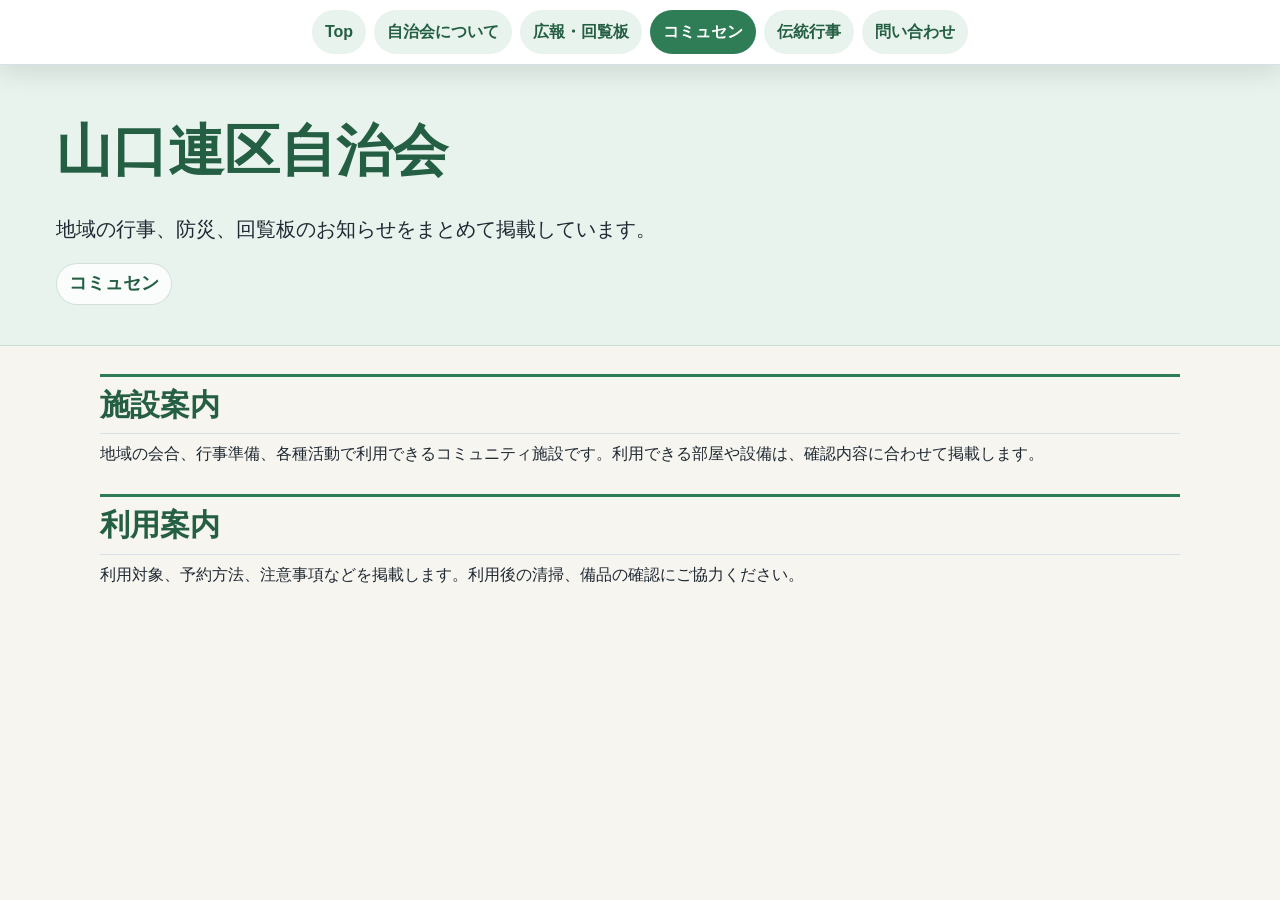
<file: sample/page-4.html>
<!doctype html>
<html lang="ja">
<head>
  <meta charset="utf-8">
  <meta name="viewport" content="width=device-width, initial-scale=1">
  <title>山口連区自治会 - コミュセン</title>
  <link rel="stylesheet" href="styles.css">
</head>
<body class="t-blank nav-top heading-line has-header-photo" style="--preview-photo: url('https://images.unsplash.com/photo-1494526585095-c41746248156?auto=format&amp;fit=crop&amp;w=1400&amp;q=80'); --header-photo: url('https://images.unsplash.com/photo-1494526585095-c41746248156?auto=format&fit=crop&w=1400&q=80'); --header-photo-position: center bottom;">

          <nav class="site-nav site-nav-top"><a class="" href="index.html">Top</a><a class="" href="page-2.html">自治会について</a><a class="" href="page-3.html">広報・回覧板</a><a class="active" href="page-4.html">コミュセン</a><a class="" href="page-5.html">伝統行事</a><a class="" href="page-6.html">問い合わせ</a></nav>
          <header>
            <h1>山口連区自治会</h1>
            <p class="lead">地域の行事、防災、回覧板のお知らせをまとめて掲載しています。</p>
            <span class="page-title-label">コミュセン</span>
          </header>
          <main>
            <section class="text-block"><h2>施設案内</h2><p>地域の会合、行事準備、各種活動で利用できるコミュニティ施設です。利用できる部屋や設備は、確認内容に合わせて掲載します。</p></section><section class="text-block"><h2>利用案内</h2><p>利用対象、予約方法、注意事項などを掲載します。利用後の清掃、備品の確認にご協力ください。</p></section>
          </main>
        
</body>
</html>
</file>
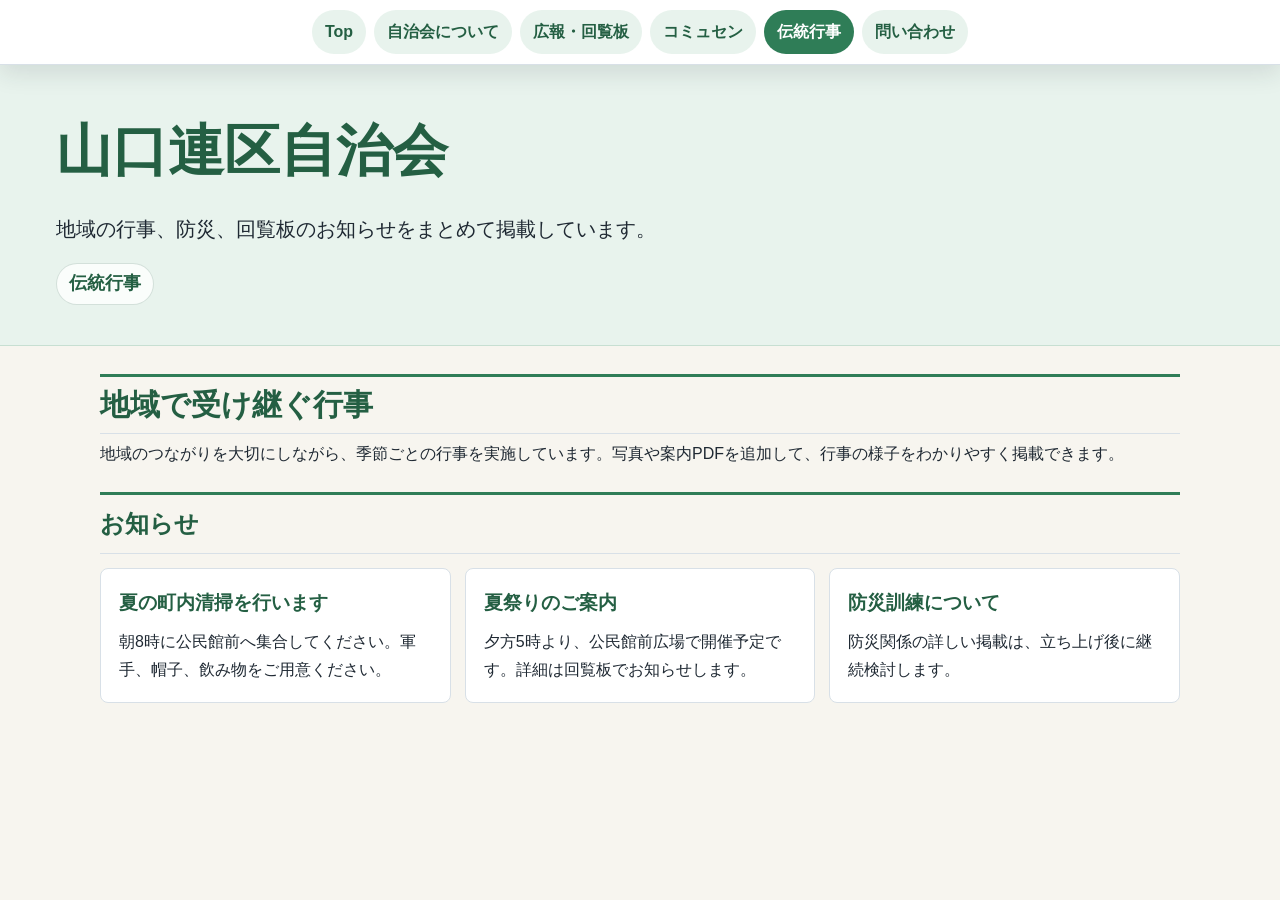
<file: sample/page-5.html>
<!doctype html>
<html lang="ja">
<head>
  <meta charset="utf-8">
  <meta name="viewport" content="width=device-width, initial-scale=1">
  <title>山口連区自治会 - 伝統行事</title>
  <link rel="stylesheet" href="styles.css">
</head>
<body class="t-blank nav-top heading-line has-header-photo" style="--preview-photo: url('https://images.unsplash.com/photo-1494526585095-c41746248156?auto=format&amp;fit=crop&amp;w=1400&amp;q=80'); --header-photo: url('https://images.unsplash.com/photo-1494526585095-c41746248156?auto=format&fit=crop&w=1400&q=80'); --header-photo-position: center bottom;">

          <nav class="site-nav site-nav-top"><a class="" href="index.html">Top</a><a class="" href="page-2.html">自治会について</a><a class="" href="page-3.html">広報・回覧板</a><a class="" href="page-4.html">コミュセン</a><a class="active" href="page-5.html">伝統行事</a><a class="" href="page-6.html">問い合わせ</a></nav>
          <header>
            <h1>山口連区自治会</h1>
            <p class="lead">地域の行事、防災、回覧板のお知らせをまとめて掲載しています。</p>
            <span class="page-title-label">伝統行事</span>
          </header>
          <main>
            <section class="text-block"><h2>地域で受け継ぐ行事</h2><p>地域のつながりを大切にしながら、季節ごとの行事を実施しています。写真や案内PDFを追加して、行事の様子をわかりやすく掲載できます。</p></section><section class=""><h2>お知らせ</h2><div class="cards">
        <article class="preview-card">
          <h3>夏の町内清掃を行います</h3>
          <p>朝8時に公民館前へ集合してください。軍手、帽子、飲み物をご用意ください。</p>
        </article>
      
        <article class="preview-card">
          <h3>夏祭りのご案内</h3>
          <p>夕方5時より、公民館前広場で開催予定です。詳細は回覧板でお知らせします。</p>
        </article>
      
        <article class="preview-card">
          <h3>防災訓練について</h3>
          <p>防災関係の詳しい掲載は、立ち上げ後に継続検討します。</p>
        </article>
      </div></section>
          </main>
        
</body>
</html>
</file>
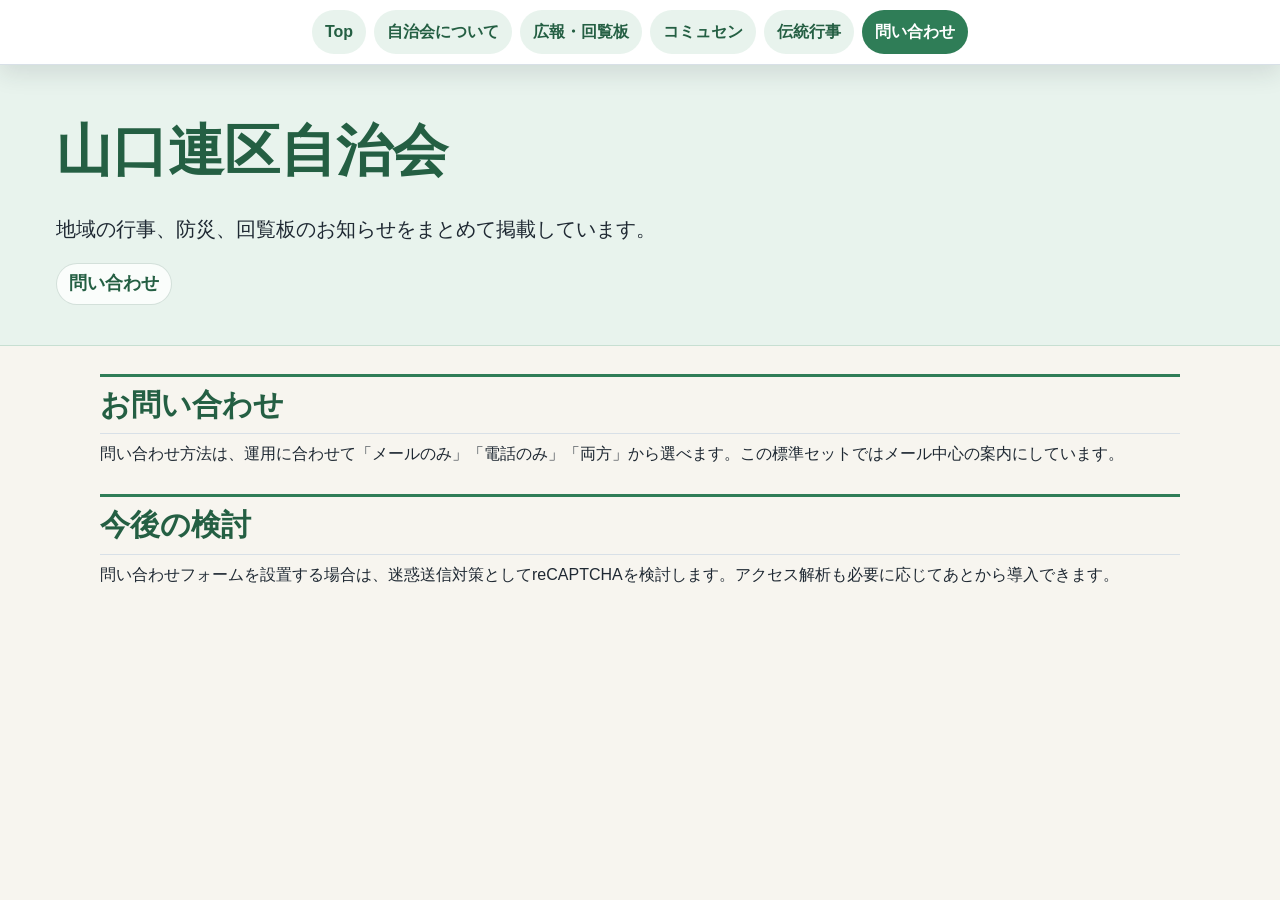
<file: sample/page-6.html>
<!doctype html>
<html lang="ja">
<head>
  <meta charset="utf-8">
  <meta name="viewport" content="width=device-width, initial-scale=1">
  <title>山口連区自治会 - 問い合わせ</title>
  <link rel="stylesheet" href="styles.css">
</head>
<body class="t-blank nav-top heading-line has-header-photo" style="--preview-photo: url('https://images.unsplash.com/photo-1494526585095-c41746248156?auto=format&amp;fit=crop&amp;w=1400&amp;q=80'); --header-photo: url('https://images.unsplash.com/photo-1494526585095-c41746248156?auto=format&fit=crop&w=1400&q=80'); --header-photo-position: center bottom;">

          <nav class="site-nav site-nav-top"><a class="" href="index.html">Top</a><a class="" href="page-2.html">自治会について</a><a class="" href="page-3.html">広報・回覧板</a><a class="" href="page-4.html">コミュセン</a><a class="" href="page-5.html">伝統行事</a><a class="active" href="page-6.html">問い合わせ</a></nav>
          <header>
            <h1>山口連区自治会</h1>
            <p class="lead">地域の行事、防災、回覧板のお知らせをまとめて掲載しています。</p>
            <span class="page-title-label">問い合わせ</span>
          </header>
          <main>
            <section class="text-block"><h2>お問い合わせ</h2><p>問い合わせ方法は、運用に合わせて「メールのみ」「電話のみ」「両方」から選べます。この標準セットではメール中心の案内にしています。</p></section><section class="text-block"><h2>今後の検討</h2><p>問い合わせフォームを設置する場合は、迷惑送信対策としてreCAPTCHAを検討します。アクセス解析も必要に応じてあとから導入できます。</p></section>
          </main>
        
</body>
</html>
</file>
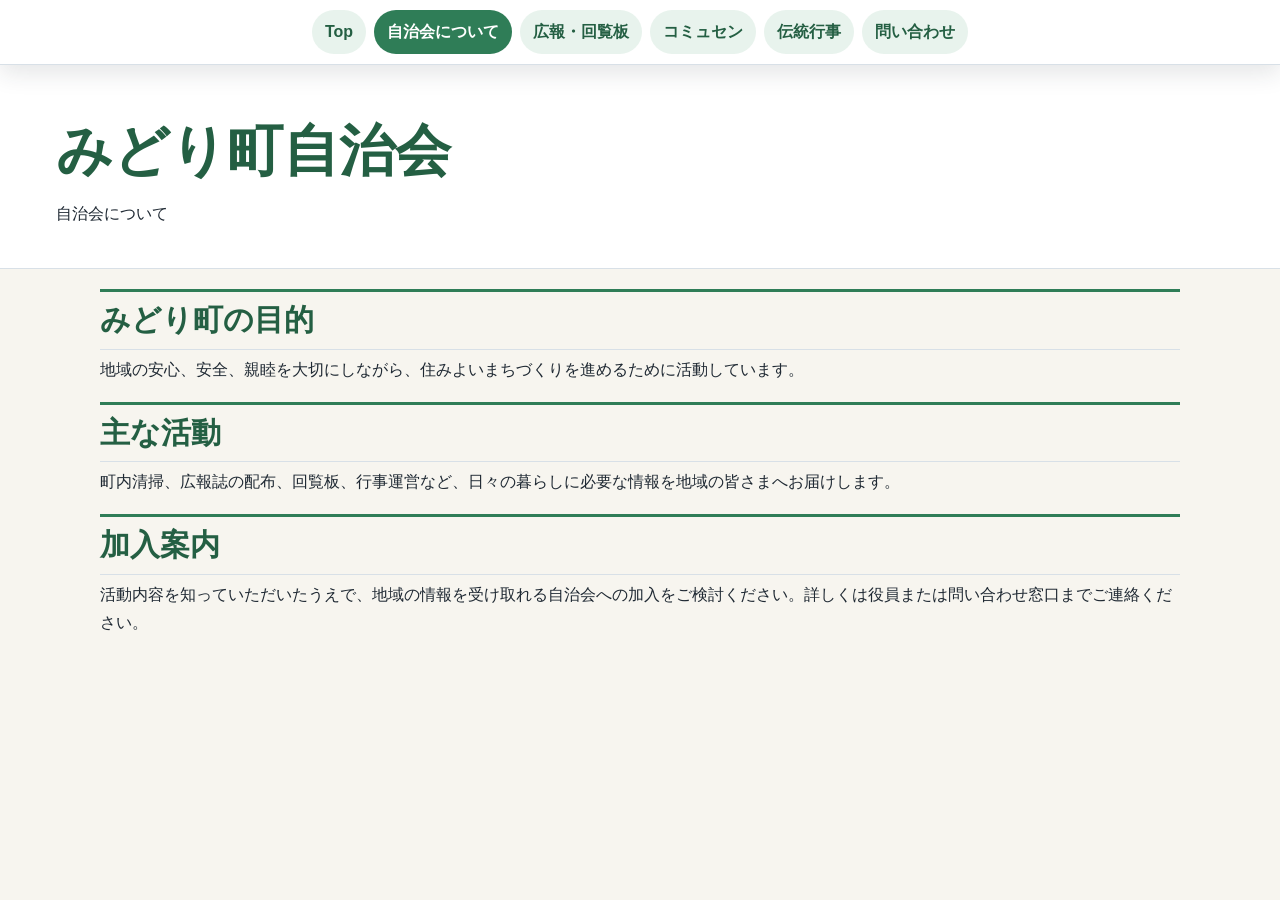
<file: test-homepage/page-2.html>
<!doctype html>
<html lang="ja">
<head>
  <meta charset="utf-8">
  <meta name="viewport" content="width=device-width, initial-scale=1">
  <title>みどり町自治会 - 自治会について</title>
  <link rel="stylesheet" href="styles.css">
</head>
<body class="t-blank nav-top heading-line" style="--preview-photo: url('https://images.unsplash.com/photo-1494526585095-c41746248156?auto=format&amp;fit=crop&amp;w=1400&amp;q=80');">

          <nav class="site-nav site-nav-top"><a class="" href="index.html">Top</a><a class="active" href="page-2.html">自治会について</a><a class="" href="page-3.html">広報・回覧板</a><a class="" href="page-4.html">コミュセン</a><a class="" href="page-5.html">伝統行事</a><a class="" href="page-6.html">問い合わせ</a></nav>
          <header>
            <h1>みどり町自治会</h1>
            <span class="page-title-label">自治会について</span>
          </header>
          <main>
            <section class="text-block"><h2>みどり町の目的</h2><p>地域の安心、安全、親睦を大切にしながら、住みよいまちづくりを進めるために活動しています。</p></section><section class="text-block"><h2>主な活動</h2><p>町内清掃、広報誌の配布、回覧板、行事運営など、日々の暮らしに必要な情報を地域の皆さまへお届けします。</p></section><section class="text-block"><h2>加入案内</h2><p>活動内容を知っていただいたうえで、地域の情報を受け取れる自治会への加入をご検討ください。詳しくは役員または問い合わせ窓口までご連絡ください。</p></section>
          </main>
        
</body>
</html>
</file>
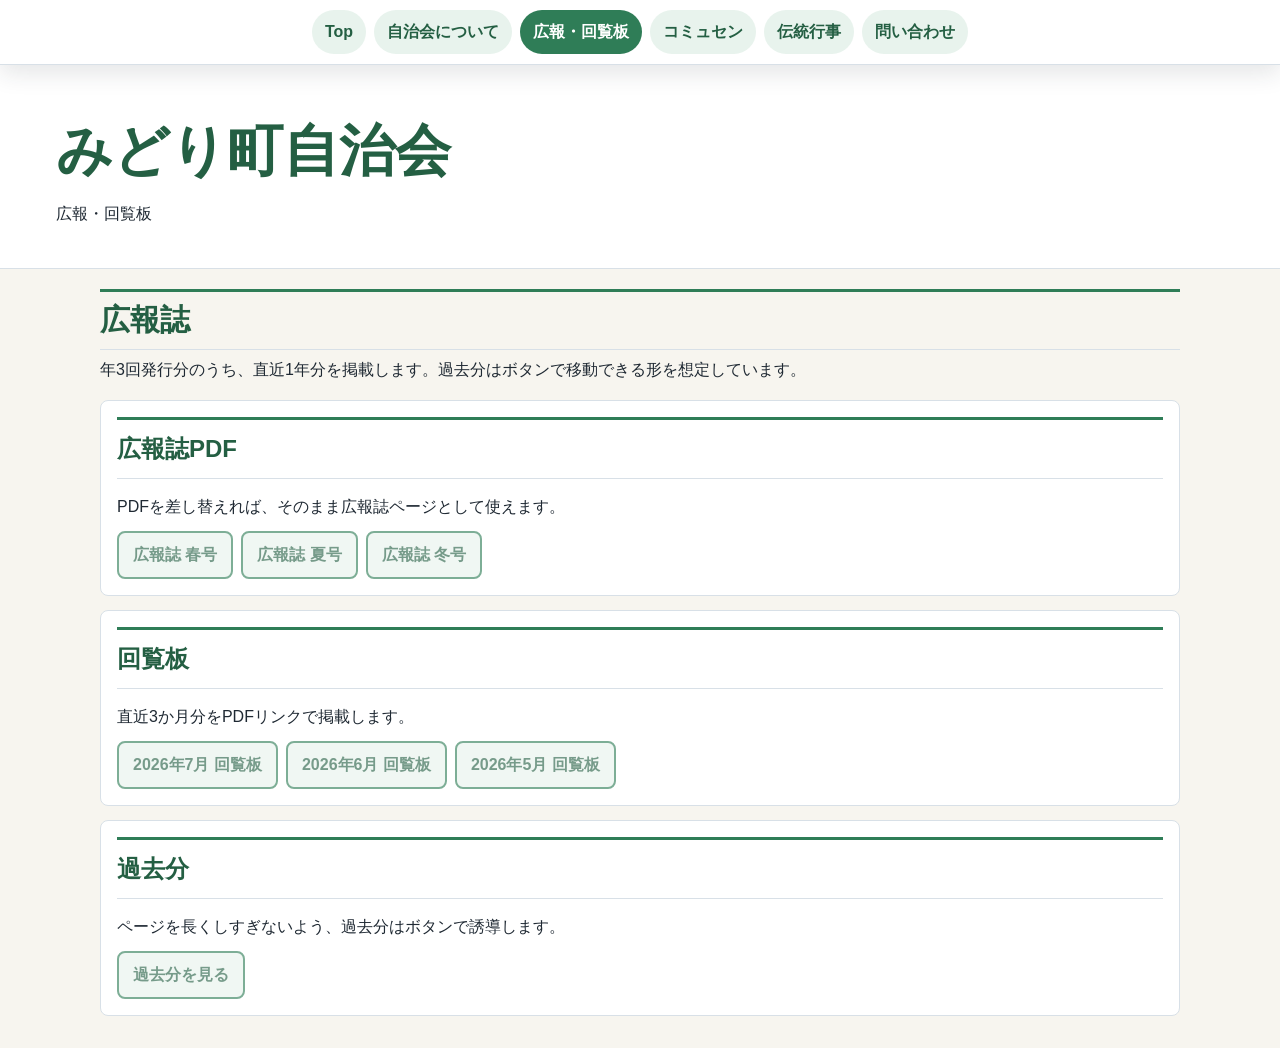
<file: test-homepage/page-3.html>
<!doctype html>
<html lang="ja">
<head>
  <meta charset="utf-8">
  <meta name="viewport" content="width=device-width, initial-scale=1">
  <title>みどり町自治会 - 広報・回覧板</title>
  <link rel="stylesheet" href="styles.css">
</head>
<body class="t-blank nav-top heading-line" style="--preview-photo: url('https://images.unsplash.com/photo-1494526585095-c41746248156?auto=format&amp;fit=crop&amp;w=1400&amp;q=80');">

          <nav class="site-nav site-nav-top"><a class="" href="index.html">Top</a><a class="" href="page-2.html">自治会について</a><a class="active" href="page-3.html">広報・回覧板</a><a class="" href="page-4.html">コミュセン</a><a class="" href="page-5.html">伝統行事</a><a class="" href="page-6.html">問い合わせ</a></nav>
          <header>
            <h1>みどり町自治会</h1>
            <span class="page-title-label">広報・回覧板</span>
          </header>
          <main>
            <section class="text-block"><h2>広報誌</h2><p>年3回発行分のうち、直近1年分を掲載します。過去分はボタンで移動できる形を想定しています。</p></section><section class="feature-text"><h2>広報誌PDF</h2><p>PDFを差し替えれば、そのまま広報誌ページとして使えます。</p><div class="link-buttons ">
        <span class="archive-link placeholder-link">広報誌 春号</span><span class="archive-link placeholder-link">広報誌 夏号</span><span class="archive-link placeholder-link">広報誌 冬号</span>
      </div></section><section class="feature-text"><h2>回覧板</h2><p>直近3か月分をPDFリンクで掲載します。</p><div class="link-buttons ">
        <span class="archive-link placeholder-link">2026年7月 回覧板</span><span class="archive-link placeholder-link">2026年6月 回覧板</span><span class="archive-link placeholder-link">2026年5月 回覧板</span>
      </div></section><section class="feature-text"><h2>過去分</h2><p>ページを長くしすぎないよう、過去分はボタンで誘導します。</p><div class="link-buttons ">
        <span class="archive-link placeholder-link">過去分を見る</span>
      </div></section>
          </main>
        
</body>
</html>
</file>
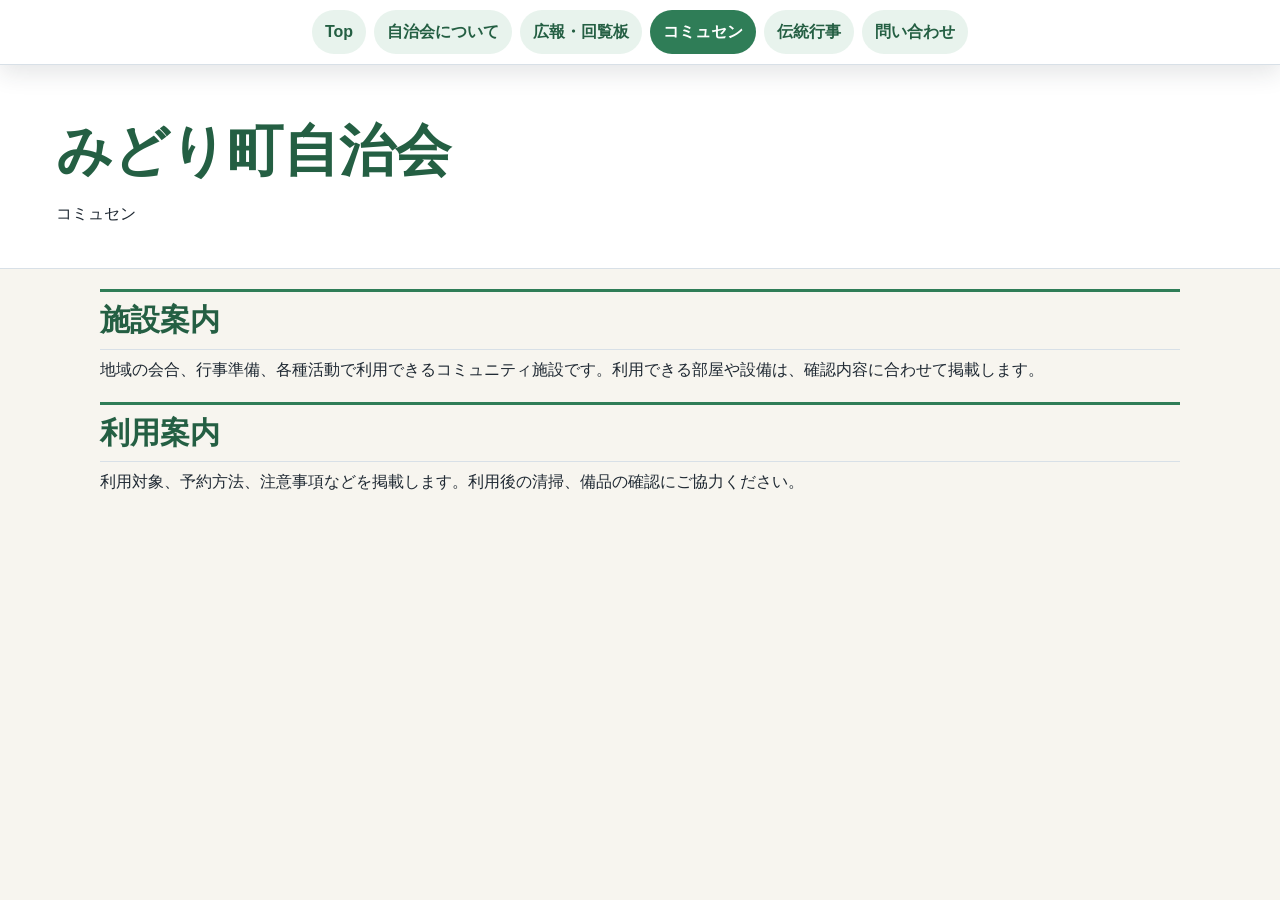
<file: test-homepage/page-4.html>
<!doctype html>
<html lang="ja">
<head>
  <meta charset="utf-8">
  <meta name="viewport" content="width=device-width, initial-scale=1">
  <title>みどり町自治会 - コミュセン</title>
  <link rel="stylesheet" href="styles.css">
</head>
<body class="t-blank nav-top heading-line" style="--preview-photo: url('https://images.unsplash.com/photo-1494526585095-c41746248156?auto=format&amp;fit=crop&amp;w=1400&amp;q=80');">

          <nav class="site-nav site-nav-top"><a class="" href="index.html">Top</a><a class="" href="page-2.html">自治会について</a><a class="" href="page-3.html">広報・回覧板</a><a class="active" href="page-4.html">コミュセン</a><a class="" href="page-5.html">伝統行事</a><a class="" href="page-6.html">問い合わせ</a></nav>
          <header>
            <h1>みどり町自治会</h1>
            <span class="page-title-label">コミュセン</span>
          </header>
          <main>
            <section class="text-block"><h2>施設案内</h2><p>地域の会合、行事準備、各種活動で利用できるコミュニティ施設です。利用できる部屋や設備は、確認内容に合わせて掲載します。</p></section><section class="text-block"><h2>利用案内</h2><p>利用対象、予約方法、注意事項などを掲載します。利用後の清掃、備品の確認にご協力ください。</p></section>
          </main>
        
</body>
</html>
</file>
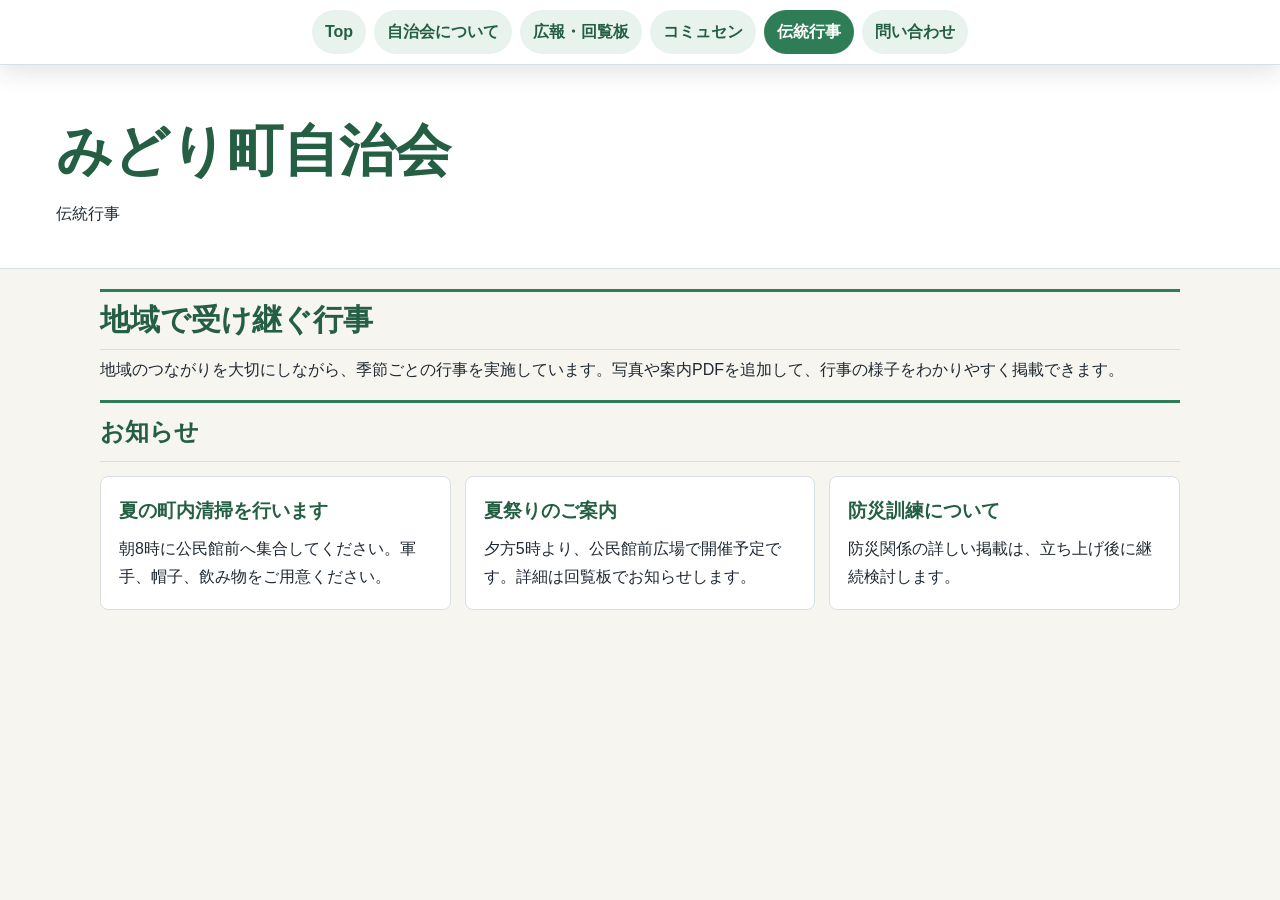
<file: test-homepage/page-5.html>
<!doctype html>
<html lang="ja">
<head>
  <meta charset="utf-8">
  <meta name="viewport" content="width=device-width, initial-scale=1">
  <title>みどり町自治会 - 伝統行事</title>
  <link rel="stylesheet" href="styles.css">
</head>
<body class="t-blank nav-top heading-line" style="--preview-photo: url('https://images.unsplash.com/photo-1494526585095-c41746248156?auto=format&amp;fit=crop&amp;w=1400&amp;q=80');">

          <nav class="site-nav site-nav-top"><a class="" href="index.html">Top</a><a class="" href="page-2.html">自治会について</a><a class="" href="page-3.html">広報・回覧板</a><a class="" href="page-4.html">コミュセン</a><a class="active" href="page-5.html">伝統行事</a><a class="" href="page-6.html">問い合わせ</a></nav>
          <header>
            <h1>みどり町自治会</h1>
            <span class="page-title-label">伝統行事</span>
          </header>
          <main>
            <section class="text-block"><h2>地域で受け継ぐ行事</h2><p>地域のつながりを大切にしながら、季節ごとの行事を実施しています。写真や案内PDFを追加して、行事の様子をわかりやすく掲載できます。</p></section><section class=""><h2>お知らせ</h2><div class="cards">
        <article class="preview-card">
          <h3>夏の町内清掃を行います</h3>
          <p>朝8時に公民館前へ集合してください。軍手、帽子、飲み物をご用意ください。</p>
        </article>
      
        <article class="preview-card">
          <h3>夏祭りのご案内</h3>
          <p>夕方5時より、公民館前広場で開催予定です。詳細は回覧板でお知らせします。</p>
        </article>
      
        <article class="preview-card">
          <h3>防災訓練について</h3>
          <p>防災関係の詳しい掲載は、立ち上げ後に継続検討します。</p>
        </article>
      </div></section>
          </main>
        
</body>
</html>
</file>
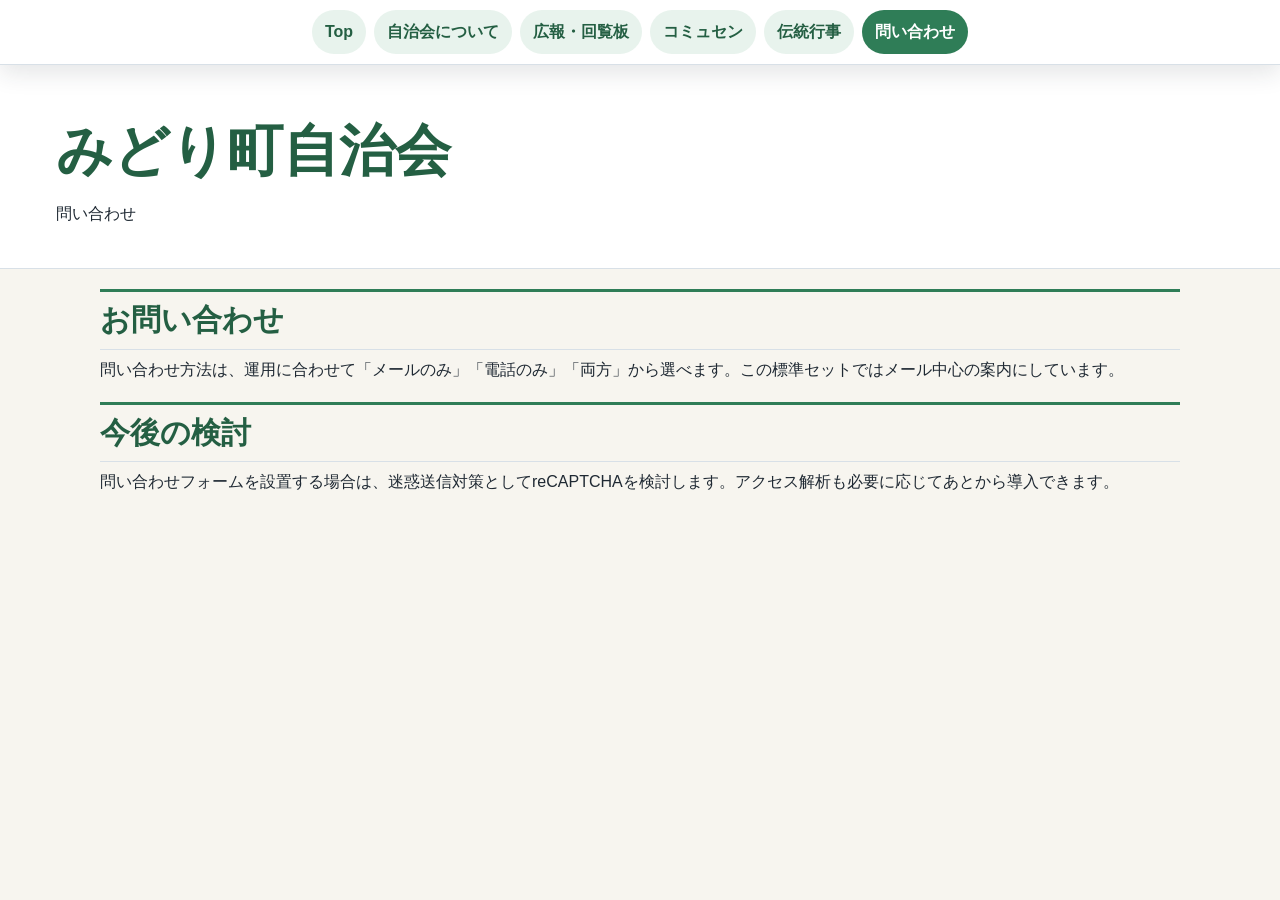
<file: test-homepage/page-6.html>
<!doctype html>
<html lang="ja">
<head>
  <meta charset="utf-8">
  <meta name="viewport" content="width=device-width, initial-scale=1">
  <title>みどり町自治会 - 問い合わせ</title>
  <link rel="stylesheet" href="styles.css">
</head>
<body class="t-blank nav-top heading-line" style="--preview-photo: url('https://images.unsplash.com/photo-1494526585095-c41746248156?auto=format&amp;fit=crop&amp;w=1400&amp;q=80');">

          <nav class="site-nav site-nav-top"><a class="" href="index.html">Top</a><a class="" href="page-2.html">自治会について</a><a class="" href="page-3.html">広報・回覧板</a><a class="" href="page-4.html">コミュセン</a><a class="" href="page-5.html">伝統行事</a><a class="active" href="page-6.html">問い合わせ</a></nav>
          <header>
            <h1>みどり町自治会</h1>
            <span class="page-title-label">問い合わせ</span>
          </header>
          <main>
            <section class="text-block"><h2>お問い合わせ</h2><p>問い合わせ方法は、運用に合わせて「メールのみ」「電話のみ」「両方」から選べます。この標準セットではメール中心の案内にしています。</p></section><section class="text-block"><h2>今後の検討</h2><p>問い合わせフォームを設置する場合は、迷惑送信対策としてreCAPTCHAを検討します。アクセス解析も必要に応じてあとから導入できます。</p></section>
          </main>
        
</body>
</html>
</file>
<file: sample/styles.css>
body {
  margin: 0;
  color: #1f2933;
  background: #f7f5ef;
  font-family: -apple-system, BlinkMacSystemFont, "Hiragino Sans", "Yu Gothic", "YuGothic", "Noto Sans JP", Meiryo, sans-serif;
  line-height: 1.75;
}

header {
  background: #e8f3ed;
  border-bottom: 1px solid #c7dfd2;
  padding: 40px min(6vw, 56px);
}

body.has-header-photo header {
  position: relative;
  overflow: hidden;
  background: linear-gradient(rgba(232,243,237,.86), rgba(232,243,237,.9)), var(--header-photo), #e8f3ed;
  background-size: cover;
  background-position: var(--header-photo-position, center center);
}

nav {
  display: flex;
  gap: 14px;
  flex-wrap: wrap;
  margin-bottom: 24px;
  color: #245f43;
  font-weight: 800;
}

.site-nav {
  position: fixed;
  z-index: 20;
  background: rgba(255,255,255,.96);
  border: 1px solid #d8e0e7;
  box-shadow: 0 8px 24px rgba(31,41,51,.12);
}

.site-nav a {
  display: inline-block;
  border-radius: 999px;
  color: #245f43;
  background: #e8f3ed;
  padding: 8px 13px;
  text-decoration: none;
  font-weight: 800;
}

.site-nav a.active {
  color: #fff;
  background: #2f7d57;
}

body.nav-top {
  padding-top: 62px;
}

body.nav-top .site-nav {
  top: 0;
  left: 0;
  right: 0;
  display: flex;
  gap: 8px;
  justify-content: center;
  flex-wrap: wrap;
  padding: 10px 14px;
  border-width: 0 0 1px;
}

body.nav-left {
  padding-left: 168px;
}

body.nav-left .site-nav {
  top: 0;
  left: 0;
  bottom: 0;
  width: 168px;
  display: grid;
  align-content: start;
  gap: 8px;
  padding: 16px 10px;
  border-width: 0 1px 0 0;
}

body.nav-left .site-nav a {
  border-radius: 8px;
  text-align: center;
}

h1 {
  margin: 0;
  font-size: clamp(32px, 5vw, 56px);
  color: #245f43;
}

h2 {
  margin: 0 0 14px;
  border-left: 8px solid #2f7d57;
  padding-left: 12px;
}

body.heading-line h2 {
  border-left: 0;
  border-bottom: 1px solid #d8e0e7;
  color: #245f43;
  padding: 8px 0;
  position: relative;
}

body.heading-line h2::before {
  content: "";
  display: block;
  height: 3px;
  margin-bottom: 8px;
  background: #2f7d57;
}

body.heading-band h2 {
  border-left: 0;
  border-radius: 8px;
  background: #2f7d57;
  color: #fff;
  padding: 8px 12px;
}

.lead {
  max-width: 760px;
  margin: 12px 0 0;
  font-size: 20px;
}

.page-title-label {
  display: inline-block;
  margin-top: 16px;
  color: #5b6b82;
  font-size: 18px;
  font-weight: 900;
}

body.has-header-photo .page-title-label {
  color: #245f43;
  background: rgba(255,255,255,.78);
  border: 1px solid rgba(36,95,67,.18);
  border-radius: 999px;
  padding: 4px 12px;
}

main {
  width: min(1080px, calc(100% - 32px));
  margin: 0 auto;
  padding: 18px 0 32px;
  display: grid;
  grid-template-columns: repeat(2, minmax(0, 1fr));
  gap: 14px;
}

main > * {
  grid-column: 1 / -1;
}

main > .block-half {
  grid-column: span 1;
}

.hero-photo {
  min-height: 260px;
  border-radius: 8px;
  background: #e8f0f7;
  display: grid;
  place-items: center;
  color: #475569;
  font-weight: 800;
  overflow: hidden;
}

.hero-photo img {
  width: 100%;
  height: 100%;
  object-fit: cover;
  display: block;
}

.photo-gallery {
  display: grid;
  grid-template-columns: repeat(3, minmax(0, 1fr));
  gap: 12px;
}

.photo-gallery.count-1 {
  grid-template-columns: 1fr;
}

.photo-gallery.count-2 {
  grid-template-columns: repeat(2, minmax(0, 1fr));
}

.photo-gallery .hero-photo {
  min-height: 210px;
}

.template-note {
  display: inline-block;
  margin-top: 10px;
  border-radius: 999px;
  background: #fff;
  border: 1px solid #c7dfd2;
  color: #245f43;
  padding: 4px 10px;
  font-size: 13px;
  font-weight: 800;
}

.feature-row {
  display: grid;
  grid-template-columns: .9fr 1.1fr;
  gap: 16px;
  align-items: stretch;
}

.feature-row.reverse {
  grid-template-columns: 1.1fr .9fr;
}

.feature-text {
  border: 1px solid #d8e0e7;
  border-radius: 8px;
  padding: 16px;
  background: #fff;
}

.feature-text p {
  margin: 0;
  white-space: pre-wrap;
}

.text-block {
  display: grid;
  gap: 6px;
  padding: 2px 0;
  background: transparent;
}

.text-block h2 {
  margin: 0;
  border-left: 6px solid #2f7d57;
  padding-left: 10px;
  line-height: 1.35;
  font-size: clamp(20px, 2.8vw, 30px);
}

.text-block p {
  margin: 0;
  line-height: 1.75;
  white-space: pre-wrap;
}

.text-heading-only {
  padding: 0;
}

.text-block a,
.feature-text a,
.linked-photo {
  color: #245f43;
  font-weight: 800;
}

.linked-photo {
  display: block;
  text-decoration: none;
}

.cards {
  display: grid;
  grid-template-columns: repeat(3, minmax(0, 1fr));
  gap: 14px;
}

.preview-card {
  background: #fff;
  border: 1px solid #d8e0e7;
  border-radius: 8px;
  padding: 18px;
}

.preview-card h3 {
  margin: 0 0 8px;
  color: #245f43;
}

.preview-card p {
  margin: 0;
}

.band {
  border-left: 8px solid #c88a2d;
  background: #fbf2df;
  padding: 16px 18px;
  font-weight: 800;
}

.notice-table {
  width: 100%;
  border-collapse: collapse;
  background: #fff;
  border: 1px solid #d8e0e7;
}

.notice-table th,
.notice-table td {
  border-bottom: 1px solid #d8e0e7;
  padding: 10px;
  text-align: left;
  vertical-align: top;
}

.notice-table th {
  width: 88px;
  color: #245f43;
  background: #f1f5f3;
}

.join-panel {
  border: 2px solid #c88a2d;
  border-radius: 8px;
  background: #fbf2df;
  padding: 18px;
}

.alert-panel {
  border: 2px solid #9fc2dc;
  border-radius: 8px;
  background: #e8f0f7;
  padding: 18px;
}

.archive-link {
  display: inline-block;
  border: 2px solid #2f7d57;
  border-radius: 8px;
  color: #245f43;
  background: #e8f3ed;
  padding: 8px 14px;
  text-decoration: none;
  font-weight: 800;
}

.link-buttons {
  display: grid;
  grid-template-columns: repeat(3, minmax(0, auto));
  justify-content: start;
  gap: 8px;
  margin-top: 10px;
}

.placeholder-link {
  opacity: .62;
}

.t-photo-hero header {
  color: #fff;
  background: linear-gradient(rgba(31,41,51,.35), rgba(31,41,51,.48)), var(--preview-photo), #2f7d57;
  background-size: cover;
  background-position: center;
  min-height: 360px;
  display: grid;
  align-content: center;
}

.t-photo-hero header h1,
.t-photo-hero header .lead,
.t-photo-hero header nav {
  color: #fff;
  text-shadow: 0 2px 12px rgba(0,0,0,.25);
}

.t-compact main {
  gap: 12px;
  padding: 18px 0 24px;
}

.t-compact .hero-photo {
  min-height: 140px;
}

.t-blank:not(.has-header-photo) header {
  background: #fff;
  border-bottom: 1px solid #d8e0e7;
}

.t-blank main {
  min-height: 80px;
}

.t-magazine h2 {
  border-left: 0;
  border-bottom: 1px solid #d8e0e7;
  padding: 8px 0;
  text-align: center;
  position: relative;
}

.t-magazine h2::before {
  content: "";
  display: block;
  height: 3px;
  margin-bottom: 8px;
  background: #2f7d57;
}

body.heading-simple h2 {
  border-top: 0;
  border-right: 0;
  border-bottom: 0;
  border-left: 8px solid #2f7d57;
  color: inherit;
  background: transparent;
  padding: 0 0 0 12px;
  text-align: left;
}

body.heading-line h2 {
  text-align: left;
}

body.heading-band h2 {
  border: 0;
  text-align: left;
}

@media (max-width: 760px) {
  body.nav-left {
    padding-left: 0;
    padding-top: 62px;
  }

  body.nav-left .site-nav {
    right: 0;
    bottom: auto;
    width: auto;
    display: flex;
    flex-wrap: wrap;
    justify-content: center;
    border-width: 0 0 1px;
  }

  .cards,
  .feature-row,
  .feature-row.reverse,
  .photo-gallery,
  .photo-gallery.count-2 {
    grid-template-columns: 1fr;
  }

  main > .block-half {
    grid-column: 1 / -1;
  }
}
</file>
<file: test-homepage/styles.css>
body {
  margin: 0;
  color: #1f2933;
  background: #f7f5ef;
  font-family: -apple-system, BlinkMacSystemFont, "Hiragino Sans", "Yu Gothic", "YuGothic", "Noto Sans JP", Meiryo, sans-serif;
  line-height: 1.75;
}

header {
  background: #e8f3ed;
  border-bottom: 1px solid #c7dfd2;
  padding: 40px min(6vw, 56px);
}

nav {
  display: flex;
  gap: 14px;
  flex-wrap: wrap;
  margin-bottom: 24px;
  color: #245f43;
  font-weight: 800;
}

.site-nav {
  position: fixed;
  z-index: 20;
  background: rgba(255,255,255,.96);
  border: 1px solid #d8e0e7;
  box-shadow: 0 8px 24px rgba(31,41,51,.12);
}

.site-nav a {
  display: inline-block;
  border-radius: 999px;
  color: #245f43;
  background: #e8f3ed;
  padding: 8px 13px;
  text-decoration: none;
  font-weight: 800;
}

.site-nav a.active {
  color: #fff;
  background: #2f7d57;
}

body.nav-top {
  padding-top: 62px;
}

body.nav-top .site-nav {
  top: 0;
  left: 0;
  right: 0;
  display: flex;
  gap: 8px;
  justify-content: center;
  flex-wrap: wrap;
  padding: 10px 14px;
  border-width: 0 0 1px;
}

body.nav-left {
  padding-left: 168px;
}

body.nav-left .site-nav {
  top: 0;
  left: 0;
  bottom: 0;
  width: 168px;
  display: grid;
  align-content: start;
  gap: 8px;
  padding: 16px 10px;
  border-width: 0 1px 0 0;
}

body.nav-left .site-nav a {
  border-radius: 8px;
  text-align: center;
}

h1 {
  margin: 0;
  font-size: clamp(32px, 5vw, 56px);
  color: #245f43;
}

h2 {
  margin: 0 0 14px;
  border-left: 8px solid #2f7d57;
  padding-left: 12px;
}

body.heading-line h2 {
  border-left: 0;
  border-top: 3px solid #2f7d57;
  border-bottom: 1px solid #d8e0e7;
  color: #245f43;
  padding: 8px 0;
}

body.heading-band h2 {
  border-left: 0;
  border-radius: 8px;
  background: #2f7d57;
  color: #fff;
  padding: 8px 12px;
}

.lead {
  max-width: 760px;
  margin: 12px 0 0;
  font-size: 20px;
}

main {
  width: min(1080px, calc(100% - 32px));
  margin: 0 auto;
  padding: 18px 0 32px;
  display: grid;
  grid-template-columns: repeat(2, minmax(0, 1fr));
  gap: 14px;
}

main > * {
  grid-column: 1 / -1;
}

main > .block-half {
  grid-column: span 1;
}

.hero-photo {
  min-height: 260px;
  border-radius: 8px;
  background: #e8f0f7;
  display: grid;
  place-items: center;
  color: #475569;
  font-weight: 800;
  overflow: hidden;
}

.hero-photo img {
  width: 100%;
  height: 100%;
  object-fit: cover;
  display: block;
}

.photo-gallery {
  display: grid;
  grid-template-columns: repeat(3, minmax(0, 1fr));
  gap: 12px;
}

.photo-gallery.count-1 {
  grid-template-columns: 1fr;
}

.photo-gallery.count-2 {
  grid-template-columns: repeat(2, minmax(0, 1fr));
}

.photo-gallery .hero-photo {
  min-height: 210px;
}

.template-note {
  display: inline-block;
  margin-top: 10px;
  border-radius: 999px;
  background: #fff;
  border: 1px solid #c7dfd2;
  color: #245f43;
  padding: 4px 10px;
  font-size: 13px;
  font-weight: 800;
}

.feature-row {
  display: grid;
  grid-template-columns: .9fr 1.1fr;
  gap: 16px;
  align-items: stretch;
}

.feature-row.reverse {
  grid-template-columns: 1.1fr .9fr;
}

.feature-text {
  border: 1px solid #d8e0e7;
  border-radius: 8px;
  padding: 16px;
  background: #fff;
}

.feature-text p {
  margin: 0;
  white-space: pre-wrap;
}

.text-block {
  display: grid;
  gap: 6px;
  padding: 2px 0;
  background: transparent;
}

.text-block h2 {
  margin: 0;
  border-left: 6px solid #2f7d57;
  padding-left: 10px;
  line-height: 1.35;
  font-size: clamp(20px, 2.8vw, 30px);
}

.text-block p {
  margin: 0;
  line-height: 1.75;
  white-space: pre-wrap;
}

.text-heading-only {
  padding: 0;
}

.text-block a,
.feature-text a,
.linked-photo {
  color: #245f43;
  font-weight: 800;
}

.linked-photo {
  display: block;
  text-decoration: none;
}

.cards {
  display: grid;
  grid-template-columns: repeat(3, minmax(0, 1fr));
  gap: 14px;
}

.preview-card {
  background: #fff;
  border: 1px solid #d8e0e7;
  border-radius: 8px;
  padding: 18px;
}

.preview-card h3 {
  margin: 0 0 8px;
  color: #245f43;
}

.preview-card p {
  margin: 0;
}

.band {
  border-left: 8px solid #c88a2d;
  background: #fbf2df;
  padding: 16px 18px;
  font-weight: 800;
}

.notice-table {
  width: 100%;
  border-collapse: collapse;
  background: #fff;
  border: 1px solid #d8e0e7;
}

.notice-table th,
.notice-table td {
  border-bottom: 1px solid #d8e0e7;
  padding: 10px;
  text-align: left;
  vertical-align: top;
}

.notice-table th {
  width: 88px;
  color: #245f43;
  background: #f1f5f3;
}

.join-panel {
  border: 2px solid #c88a2d;
  border-radius: 8px;
  background: #fbf2df;
  padding: 18px;
}

.alert-panel {
  border: 2px solid #9fc2dc;
  border-radius: 8px;
  background: #e8f0f7;
  padding: 18px;
}

.archive-link {
  display: inline-block;
  border: 2px solid #2f7d57;
  border-radius: 8px;
  color: #245f43;
  background: #e8f3ed;
  padding: 8px 14px;
  text-decoration: none;
  font-weight: 800;
}

.link-buttons {
  display: grid;
  grid-template-columns: repeat(3, minmax(0, auto));
  justify-content: start;
  gap: 8px;
  margin-top: 10px;
}

.placeholder-link {
  opacity: .62;
}

.t-photo-hero header {
  color: #fff;
  background: linear-gradient(rgba(31,41,51,.35), rgba(31,41,51,.48)), var(--preview-photo), #2f7d57;
  background-size: cover;
  background-position: center;
  min-height: 360px;
  display: grid;
  align-content: center;
}

.t-photo-hero header h1,
.t-photo-hero header .lead,
.t-photo-hero header nav {
  color: #fff;
  text-shadow: 0 2px 12px rgba(0,0,0,.25);
}

.t-compact main {
  gap: 12px;
  padding: 18px 0 24px;
}

.t-compact .hero-photo {
  min-height: 140px;
}

.t-blank header {
  background: #fff;
  border-bottom: 1px solid #d8e0e7;
}

.t-blank main {
  min-height: 80px;
}

.t-magazine h2 {
  border-left: 0;
  border-top: 3px solid #2f7d57;
  border-bottom: 1px solid #d8e0e7;
  padding: 8px 0;
  text-align: center;
}

body.heading-simple h2 {
  border-top: 0;
  border-right: 0;
  border-bottom: 0;
  border-left: 8px solid #2f7d57;
  color: inherit;
  background: transparent;
  padding: 0 0 0 12px;
  text-align: left;
}

body.heading-line h2 {
  text-align: left;
}

body.heading-band h2 {
  border: 0;
  text-align: left;
}

@media (max-width: 760px) {
  body.nav-left {
    padding-left: 0;
    padding-top: 62px;
  }

  body.nav-left .site-nav {
    right: 0;
    bottom: auto;
    width: auto;
    display: flex;
    flex-wrap: wrap;
    justify-content: center;
    border-width: 0 0 1px;
  }

  .cards,
  .feature-row,
  .feature-row.reverse,
  .photo-gallery,
  .photo-gallery.count-2 {
    grid-template-columns: 1fr;
  }

  main > .block-half {
    grid-column: 1 / -1;
  }
}
</file>
